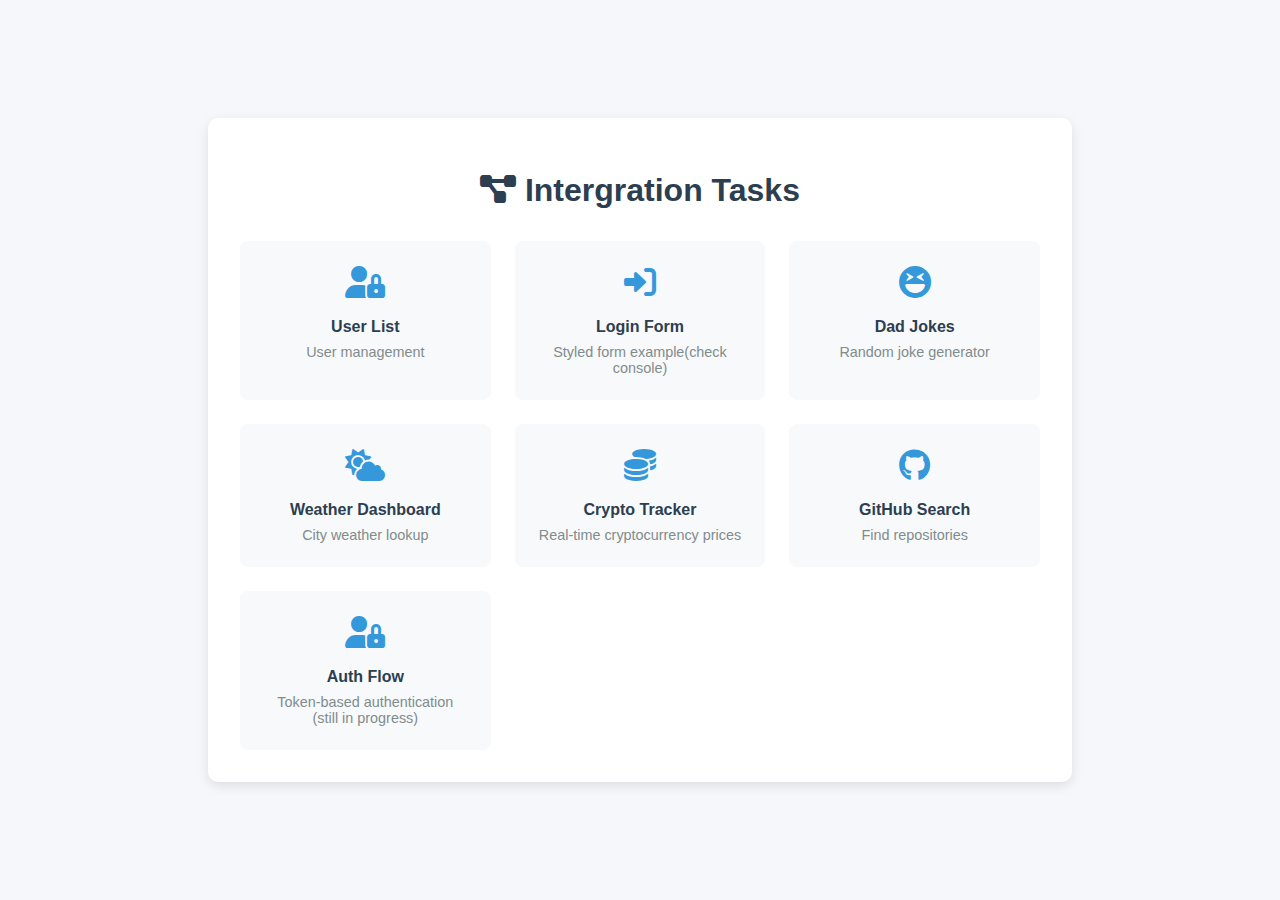
<file: index.html>
<!DOCTYPE html>
<html lang="en">
<head>
    <meta charset="UTF-8">
    <meta name="viewport" content="width=device-width, initial-scale=1.0">
    <title>API Projects Hub</title>
    <link rel="stylesheet" href="https://cdnjs.cloudflare.com/ajax/libs/font-awesome/6.0.0/css/all.min.css">
    <style>
        body {
            font-family: 'Segoe UI', Tahoma, Geneva, Verdana, sans-serif;
            background-color: #f5f7fa;
            margin: 0;
            padding: 0;
            display: flex;
            justify-content: center;
            align-items: center;
            min-height: 100vh;
        }
        .container {
            background-color: white;
            border-radius: 10px;
            box-shadow: 0 4px 12px rgba(0, 0, 0, 0.1);
            padding: 2rem;
            width: 90%;
            max-width: 800px;
            text-align: center;
        }
        h1 {
            color: #2c3e50;
            margin-bottom: 2rem;
        }
        .projects-grid {
            display: grid;
            grid-template-columns: repeat(auto-fill, minmax(200px, 1fr));
            gap: 1.5rem;
        }
        .project-card {
            background-color: #f8f9fa;
            border-radius: 8px;
            padding: 1.5rem;
            transition: all 0.3s ease;
            cursor: pointer;
            text-decoration: none;
            color: #2c3e50;
        }
        .project-card:hover {
            transform: translateY(-5px);
            box-shadow: 0 6px 16px rgba(0, 0, 0, 0.1);
            background-color: #e9ecef;
        }
        .project-icon {
            font-size: 2rem;
            margin-bottom: 1rem;
            color: #3498db;
        }
        .project-title {
            font-weight: 600;
            margin-bottom: 0.5rem;
        }
        .project-desc {
            font-size: 0.9rem;
            color: #7f8c8d;
        }
        @media (max-width: 600px) {
            .projects-grid {
                grid-template-columns: 1fr;
            }
        }
    </style>
</head>
<body>
    <div class="container">
        <h1><i class="fas fa-project-diagram"></i> Intergration Tasks</h1>
        <div class="projects-grid">
            
             <a href="userlist.html" class="project-card">
                <div class="project-icon"><i class="fas fa-user-lock"></i></div>
                <div class="project-title">User List</div>
                <div class="project-desc">User management</div>
            </a>
            <a href="loginform.html" class="project-card">
                <div class="project-icon"><i class="fas fa-sign-in-alt"></i></div>
                <div class="project-title">Login Form</div>
                <div class="project-desc">Styled form example(check console)</div>
            </a>
             <a href="dagjokes.html" class="project-card">
                <div class="project-icon"><i class="fas fa-laugh-squint"></i></div>
                <div class="project-title">Dad Jokes</div>
                <div class="project-desc">Random joke generator</div>
            </a>
             <a href="weatherdashboard.html" class="project-card">
                <div class="project-icon"><i class="fas fa-cloud-sun"></i></div>
                <div class="project-title">Weather Dashboard</div>
                <div class="project-desc">City weather lookup</div>
            
            </a>
            <a href="cryptotracker.html" class="project-card">
                <div class="project-icon"><i class="fas fa-coins"></i></div>
                <div class="project-title">Crypto Tracker</div>
                <div class="project-desc">Real-time cryptocurrency prices</div>
            </a>
           
            <a href="githubreposearch.html" class="project-card">
                <div class="project-icon"><i class="fab fa-github"></i></div>
                <div class="project-title">GitHub Search</div>
                <div class="project-desc">Find repositories</div>
            </a>
            
           
            <a href="authflow.html" class="project-card">
                <div class="project-icon"><i class="fas fa-user-lock"></i></div>
                <div class="project-title">Auth Flow</div>
                <div class="project-desc">Token-based authentication (still in progress) </div>
            </a>
        </div>
    </div>
</body>
</html>
</file>
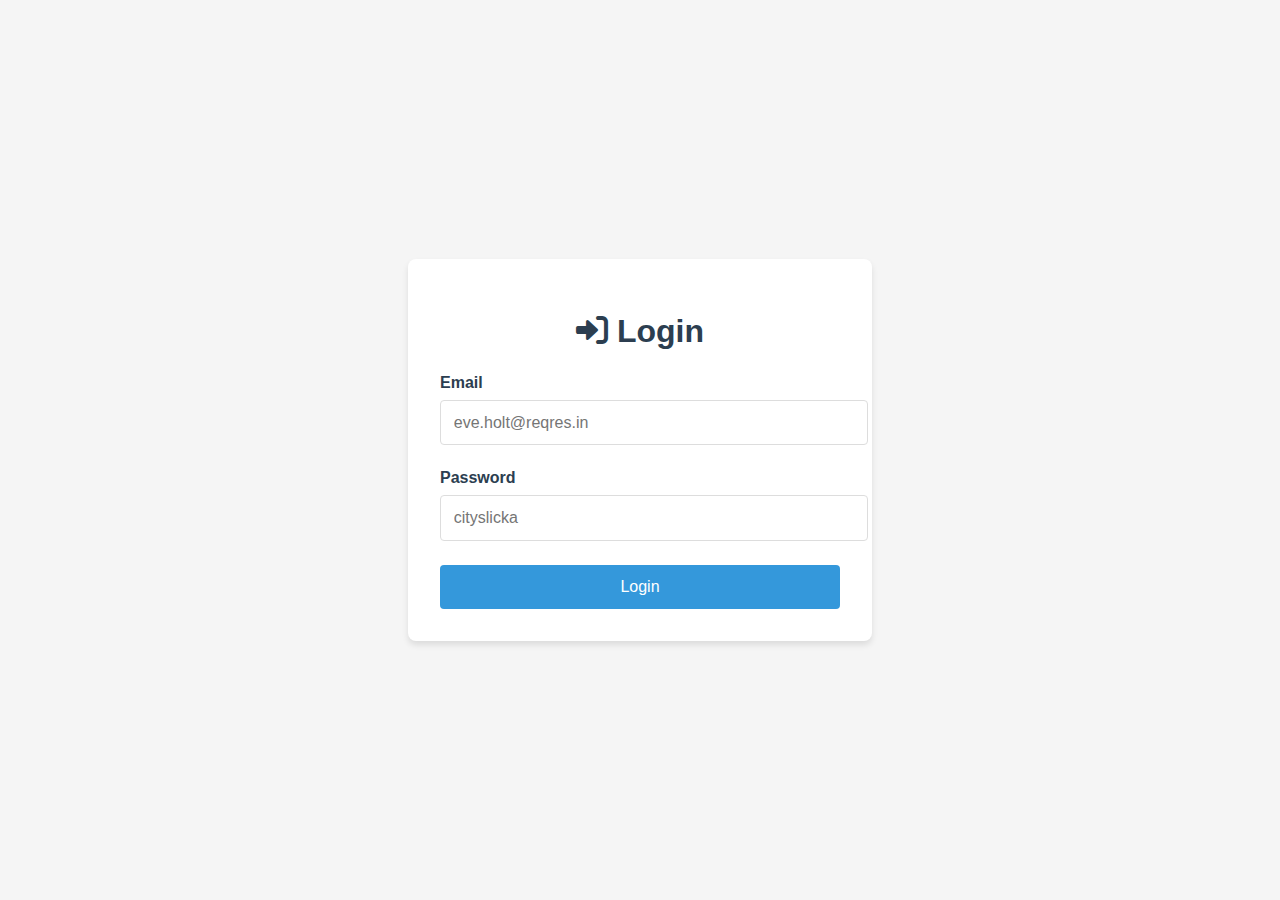
<file: authflow.html>
<!DOCTYPE html>
<html lang="en">
<head>
    <meta charset="UTF-8">
    <meta name="viewport" content="width=device-width, initial-scale=1.0">
    <title>Login System</title>
    <link rel="stylesheet" href="https://cdnjs.cloudflare.com/ajax/libs/font-awesome/6.0.0/css/all.min.css">
    <style>
        body {
            font-family: 'Segoe UI', Tahoma, Geneva, Verdana, sans-serif;
            background-color: #f5f5f5;
            display: flex;
            justify-content: center;
            align-items: center;
            height: 100vh;
            margin: 0;
        }
        .container {
            background: white;
            padding: 2rem;
            border-radius: 8px;
            box-shadow: 0 4px 6px rgba(0, 0, 0, 0.1);
            width: 100%;
            max-width: 400px;
        }
        h1 {
            color: #2c3e50;
            text-align: center;
            margin-bottom: 1.5rem;
        }
        .form-group {
            margin-bottom: 1.5rem;
        }
        label {
            display: block;
            margin-bottom: 0.5rem;
            font-weight: 600;
            color: #2c3e50;
        }
        input {
            width: 100%;
            padding: 0.8rem;
            border: 1px solid #ddd;
            border-radius: 4px;
            font-size: 1rem;
        }
        button {
            width: 100%;
            padding: 0.8rem;
            background-color: #3498db;
            color: white;
            border: none;
            border-radius: 4px;
            font-size: 1rem;
            cursor: pointer;
            transition: background-color 0.3s;
        }
        button:hover {
            background-color: #2980b9;
        }
        #protectedContent {
            display: none;
            margin-top: 1.5rem;
        }
        #tokenDisplay {
            word-break: break-all;
            background: #f8f9fa;
            padding: 1rem;
            border-radius: 4px;
            font-family: monospace;
        }
    </style>
</head>
<body>
    <div class="container">
        <div id="loginForm">
            <h1><i class="fas fa-sign-in-alt"></i> Login</h1>
            <div class="form-group">
                <label for="email">Email</label>
                <input type="email" id="email" placeholder="eve.holt@reqres.in">
            </div>
            <div class="form-group">
                <label for="password">Password</label>
                <input type="password" id="password" placeholder="cityslicka">
            </div>
            <button id="loginBtn">Login</button>
        </div>
        <div id="protectedContent">
            <h1><i class="fas fa-lock-open"></i> Welcome!</h1>
            <p>Your authentication token:</p>
            <div id="tokenDisplay"></div>
            <button id="logoutBtn" style="margin-top: 1rem;">Logout</button>
        </div>
    </div>
    <script>
        document.getElementById('loginBtn').addEventListener('click', login);
document.getElementById('logoutBtn').addEventListener('click', logout);

// Check for existing token on page load
document.addEventListener('DOMContentLoaded', () => {
    const token = localStorage.getItem('authToken');
    if (token) {
        showProtectedContent(token);
    }
});

async function login() {
    const email = document.getElementById('email').value;
    const password = document.getElementById('password').value;
    
    if (!email || !password) {
        alert('Please enter both email and password');
        return;
    }

    try {
        const response = await fetch('https://reqres.in/api/login', {
            method: 'POST',
            headers: {
                'Content-Type': 'application/json'
            },
            body: JSON.stringify({
                email: email,
                password: password
            })
        });

        if (!response.ok) {
            throw new Error('Login failed');
        }

        const data = await response.json();
        localStorage.setItem('authToken', data.token);
        showProtectedContent(data.token);
    } catch (error) {
        alert('Error: ' + error.message);
        console.error('Login error:', error);
    }
}

function showProtectedContent(token) {
    document.getElementById('loginForm').style.display = 'none';
    document.getElementById('protectedContent').style.display = 'block';
    document.getElementById('tokenDisplay').textContent = token;
}

function logout() {
    localStorage.removeItem('authToken');
    document.getElementById('loginForm').style.display = 'block';
    document.getElementById('protectedContent').style.display = 'none';
    document.getElementById('email').value = '';
    document.getElementById('password').value = '';
}
    </script>
</body>
</html>
</file>
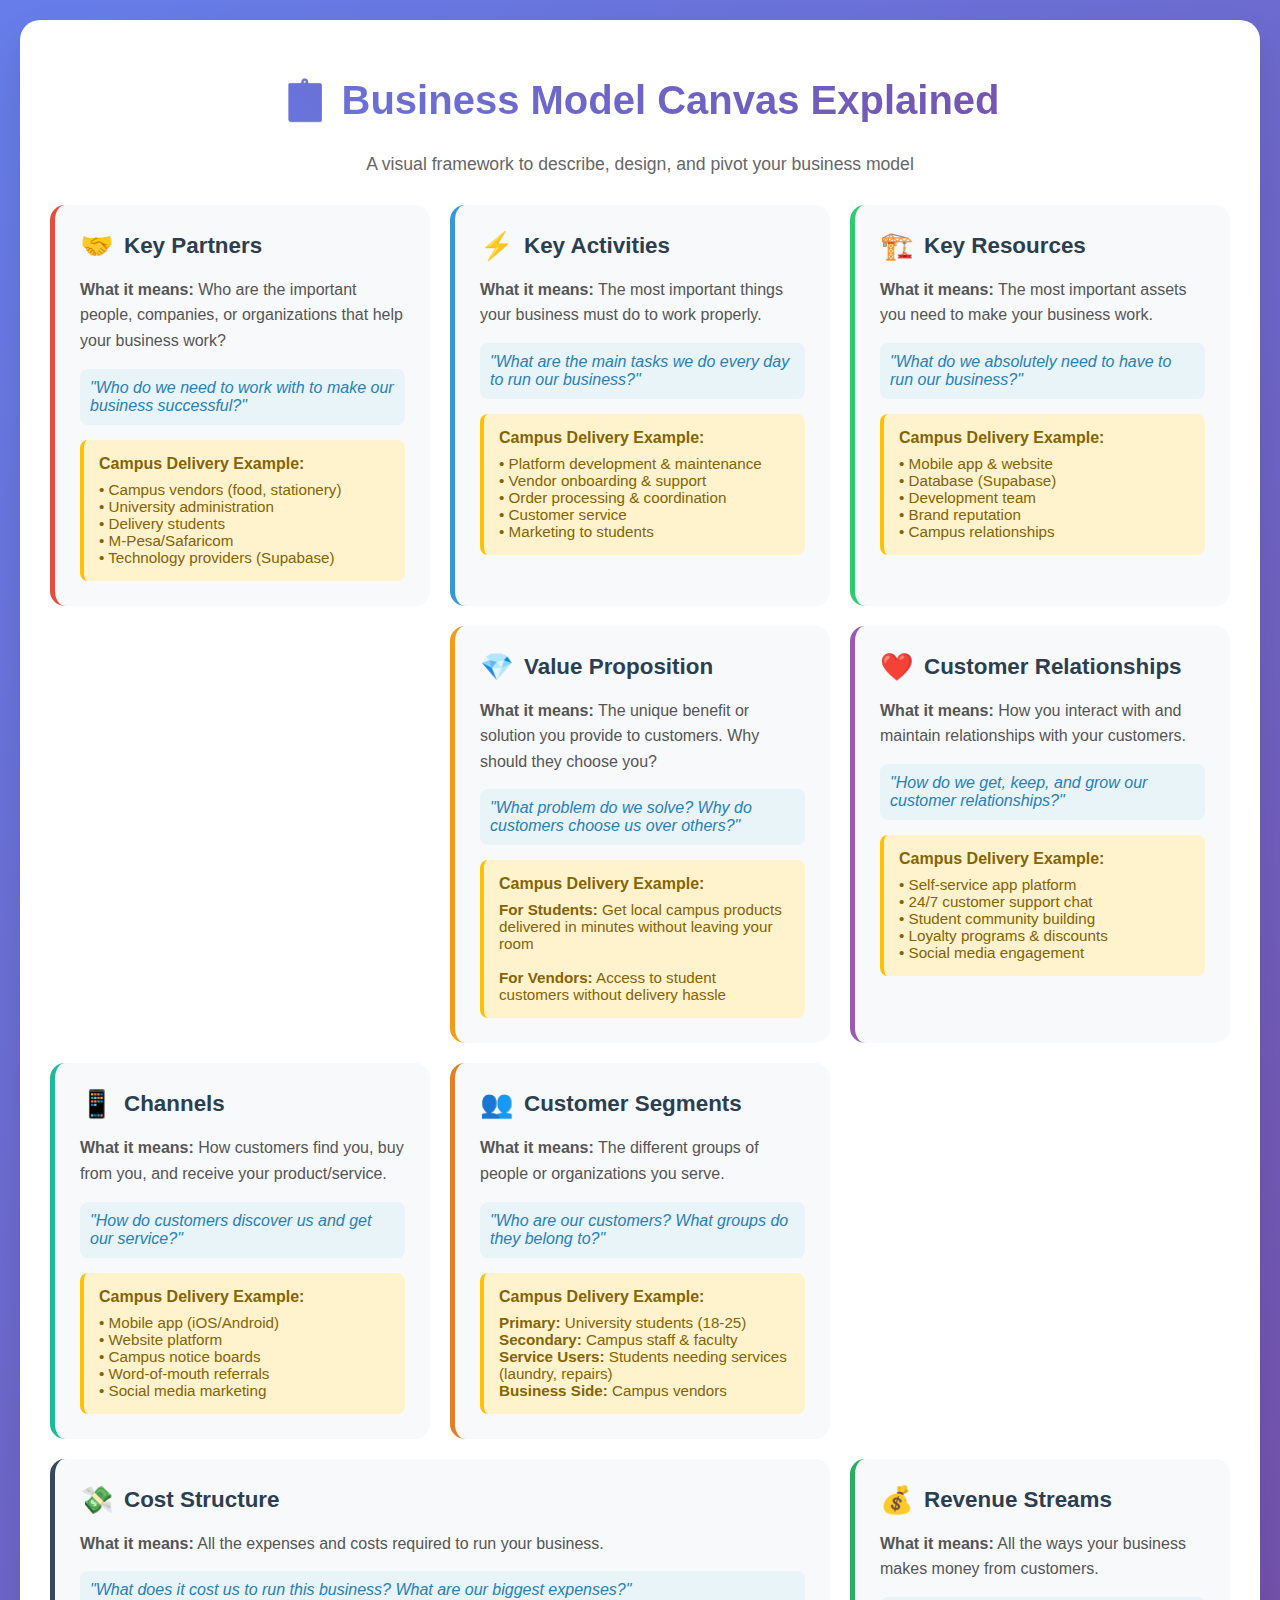
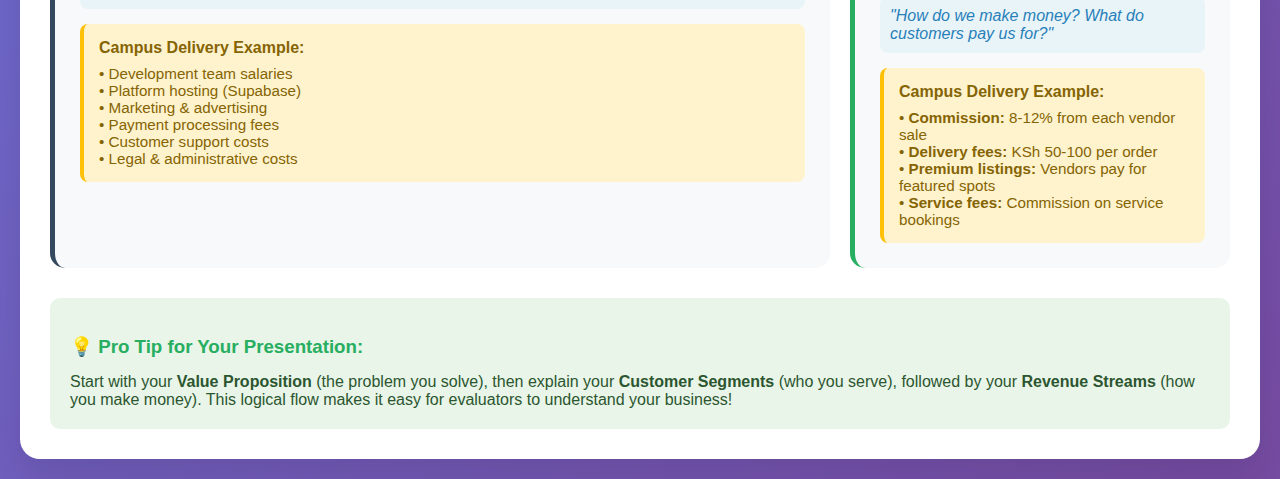
<file: business.html>
<!DOCTYPE html>
<html lang="en">
<head>
    <meta charset="UTF-8">
    <meta name="viewport" content="width=device-width, initial-scale=1.0">
    <title>Business Model Canvas Guide</title>
    <style>
        body {
            font-family: 'Segoe UI', Tahoma, Geneva, Verdana, sans-serif;
            margin: 0;
            padding: 20px;
            background: linear-gradient(135deg, #667eea 0%, #764ba2 100%);
            min-height: 100vh;
        }
        .container {
            max-width: 1200px;
            margin: 0 auto;
            background: white;
            border-radius: 20px;
            padding: 30px;
            box-shadow: 0 20px 40px rgba(0,0,0,0.1);
        }
        h1 {
            text-align: center;
            color: #2c3e50;
            margin-bottom: 30px;
            font-size: 2.5em;
            background: linear-gradient(45deg, #667eea, #764ba2);
            -webkit-background-clip: text;
            -webkit-text-fill-color: transparent;
        }
        .canvas-grid {
            display: grid;
            grid-template-columns: 1fr 1fr 1fr;
            grid-template-rows: auto auto auto;
            gap: 20px;
            margin: 30px 0;
        }
        .canvas-section {
            background: #f8f9fa;
            border-radius: 15px;
            padding: 25px;
            border-left: 5px solid;
            transition: transform 0.3s ease;
        }
        .canvas-section:hover {
            transform: translateY(-5px);
            box-shadow: 0 10px 20px rgba(0,0,0,0.1);
        }
        .section-title {
            font-size: 1.4em;
            font-weight: bold;
            color: #2c3e50;
            margin-bottom: 15px;
            display: flex;
            align-items: center;
            gap: 10px;
        }
        .section-explanation {
            color: #555;
            line-height: 1.6;
            margin-bottom: 15px;
        }
        .question {
            background: #e8f4f8;
            padding: 10px;
            border-radius: 8px;
            font-style: italic;
            color: #2980b9;
            margin-bottom: 15px;
        }
        .campus-example {
            background: #fff3cd;
            padding: 15px;
            border-radius: 8px;
            border-left: 4px solid #ffc107;
        }
        .example-title {
            font-weight: bold;
            color: #856404;
            margin-bottom: 8px;
        }
        .example-content {
            color: #856404;
            font-size: 0.95em;
        }
        
        /* Color coding for different sections */
        .key-partners { border-left-color: #e74c3c; }
        .key-activities { border-left-color: #3498db; }
        .key-resources { border-left-color: #2ecc71; }
        .value-proposition { border-left-color: #f39c12; grid-column: 2; }
        .customer-relationships { border-left-color: #9b59b6; }
        .channels { border-left-color: #1abc9c; }
        .customer-segments { border-left-color: #e67e22; }
        .cost-structure { border-left-color: #34495e; grid-column: 1 / 3; }
        .revenue-streams { border-left-color: #27ae60; grid-column: 3; }
        
        .icon {
            font-size: 1.2em;
        }
        
        @media (max-width: 768px) {
            .canvas-grid {
                grid-template-columns: 1fr;
                gap: 15px;
            }
            .cost-structure, .revenue-streams {
                grid-column: 1;
            }
        }
    </style>
</head>
<body>
    <div class="container">
        <h1>📋 Business Model Canvas Explained</h1>
        <p style="text-align: center; color: #666; font-size: 1.1em; margin-bottom: 30px;">
            A visual framework to describe, design, and pivot your business model
        </p>
        
        <div class="canvas-grid">
            <!-- Key Partners -->
            <div class="canvas-section key-partners">
                <div class="section-title">
                    <span class="icon">🤝</span>
                    Key Partners
                </div>
                <div class="section-explanation">
                    <strong>What it means:</strong> Who are the important people, companies, or organizations that help your business work?
                </div>
                <div class="question">
                    "Who do we need to work with to make our business successful?"
                </div>
                <div class="campus-example">
                    <div class="example-title">Campus Delivery Example:</div>
                    <div class="example-content">
                        • Campus vendors (food, stationery)<br>
                        • University administration<br>
                        • Delivery students<br>
                        • M-Pesa/Safaricom<br>
                        • Technology providers (Supabase)
                    </div>
                </div>
            </div>
            
            <!-- Key Activities -->
            <div class="canvas-section key-activities">
                <div class="section-title">
                    <span class="icon">⚡</span>
                    Key Activities
                </div>
                <div class="section-explanation">
                    <strong>What it means:</strong> The most important things your business must do to work properly.
                </div>
                <div class="question">
                    "What are the main tasks we do every day to run our business?"
                </div>
                <div class="campus-example">
                    <div class="example-title">Campus Delivery Example:</div>
                    <div class="example-content">
                        • Platform development & maintenance<br>
                        • Vendor onboarding & support<br>
                        • Order processing & coordination<br>
                        • Customer service<br>
                        • Marketing to students
                    </div>
                </div>
            </div>
            
            <!-- Key Resources -->
            <div class="canvas-section key-resources">
                <div class="section-title">
                    <span class="icon">🏗️</span>
                    Key Resources
                </div>
                <div class="section-explanation">
                    <strong>What it means:</strong> The most important assets you need to make your business work.
                </div>
                <div class="question">
                    "What do we absolutely need to have to run our business?"
                </div>
                <div class="campus-example">
                    <div class="example-title">Campus Delivery Example:</div>
                    <div class="example-content">
                        • Mobile app & website<br>
                        • Database (Supabase)<br>
                        • Development team<br>
                        • Brand reputation<br>
                        • Campus relationships
                    </div>
                </div>
            </div>
            
            <!-- Value Proposition -->
            <div class="canvas-section value-proposition">
                <div class="section-title">
                    <span class="icon">💎</span>
                    Value Proposition
                </div>
                <div class="section-explanation">
                    <strong>What it means:</strong> The unique benefit or solution you provide to customers. Why should they choose you?
                </div>
                <div class="question">
                    "What problem do we solve? Why do customers choose us over others?"
                </div>
                <div class="campus-example">
                    <div class="example-title">Campus Delivery Example:</div>
                    <div class="example-content">
                        <strong>For Students:</strong> Get local campus products delivered in minutes without leaving your room<br><br>
                        <strong>For Vendors:</strong> Access to student customers without delivery hassle
                    </div>
                </div>
            </div>
            
            <!-- Customer Relationships -->
            <div class="canvas-section customer-relationships">
                <div class="section-title">
                    <span class="icon">❤️</span>
                    Customer Relationships
                </div>
                <div class="section-explanation">
                    <strong>What it means:</strong> How you interact with and maintain relationships with your customers.
                </div>
                <div class="question">
                    "How do we get, keep, and grow our customer relationships?"
                </div>
                <div class="campus-example">
                    <div class="example-title">Campus Delivery Example:</div>
                    <div class="example-content">
                        • Self-service app platform<br>
                        • 24/7 customer support chat<br>
                        • Student community building<br>
                        • Loyalty programs & discounts<br>
                        • Social media engagement
                    </div>
                </div>
            </div>
            
            <!-- Channels -->
            <div class="canvas-section channels">
                <div class="section-title">
                    <span class="icon">📱</span>
                    Channels
                </div>
                <div class="section-explanation">
                    <strong>What it means:</strong> How customers find you, buy from you, and receive your product/service.
                </div>
                <div class="question">
                    "How do customers discover us and get our service?"
                </div>
                <div class="campus-example">
                    <div class="example-title">Campus Delivery Example:</div>
                    <div class="example-content">
                        • Mobile app (iOS/Android)<br>
                        • Website platform<br>
                        • Campus notice boards<br>
                        • Word-of-mouth referrals<br>
                        • Social media marketing
                    </div>
                </div>
            </div>
            
            <!-- Customer Segments -->
            <div class="canvas-section customer-segments">
                <div class="section-title">
                    <span class="icon">👥</span>
                    Customer Segments
                </div>
                <div class="section-explanation">
                    <strong>What it means:</strong> The different groups of people or organizations you serve.
                </div>
                <div class="question">
                    "Who are our customers? What groups do they belong to?"
                </div>
                <div class="campus-example">
                    <div class="example-title">Campus Delivery Example:</div>
                    <div class="example-content">
                        <strong>Primary:</strong> University students (18-25)<br>
                        <strong>Secondary:</strong> Campus staff & faculty<br>
                        <strong>Service Users:</strong> Students needing services (laundry, repairs)<br>
                        <strong>Business Side:</strong> Campus vendors
                    </div>
                </div>
            </div>
            
            <!-- Cost Structure -->
            <div class="canvas-section cost-structure">
                <div class="section-title">
                    <span class="icon">💸</span>
                    Cost Structure
                </div>
                <div class="section-explanation">
                    <strong>What it means:</strong> All the expenses and costs required to run your business.
                </div>
                <div class="question">
                    "What does it cost us to run this business? What are our biggest expenses?"
                </div>
                <div class="campus-example">
                    <div class="example-title">Campus Delivery Example:</div>
                    <div class="example-content">
                        • Development team salaries<br>
                        • Platform hosting (Supabase)<br>
                        • Marketing & advertising<br>
                        • Payment processing fees<br>
                        • Customer support costs<br>
                        • Legal & administrative costs
                    </div>
                </div>
            </div>
            
            <!-- Revenue Streams -->
            <div class="canvas-section revenue-streams">
                <div class="section-title">
                    <span class="icon">💰</span>
                    Revenue Streams
                </div>
                <div class="section-explanation">
                    <strong>What it means:</strong> All the ways your business makes money from customers.
                </div>
                <div class="question">
                    "How do we make money? What do customers pay us for?"
                </div>
                <div class="campus-example">
                    <div class="example-title">Campus Delivery Example:</div>
                    <div class="example-content">
                        • <strong>Commission:</strong> 8-12% from each vendor sale<br>
                        • <strong>Delivery fees:</strong> KSh 50-100 per order<br>
                        • <strong>Premium listings:</strong> Vendors pay for featured spots<br>
                        • <strong>Service fees:</strong> Commission on service bookings
                    </div>
                </div>
            </div>
        </div>
        
        <div style="background: #e8f5e8; padding: 20px; border-radius: 10px; margin-top: 30px;">
            <h3 style="color: #27ae60; margin-bottom: 15px;">💡 Pro Tip for Your Presentation:</h3>
            <p style="color: #2c5530; margin: 0;">
                Start with your <strong>Value Proposition</strong> (the problem you solve), then explain your <strong>Customer Segments</strong> (who you serve), 
                followed by your <strong>Revenue Streams</strong> (how you make money). This logical flow makes it easy for evaluators to understand your business!
            </p>
        </div>
    </div>
</body>
</html>
</file>
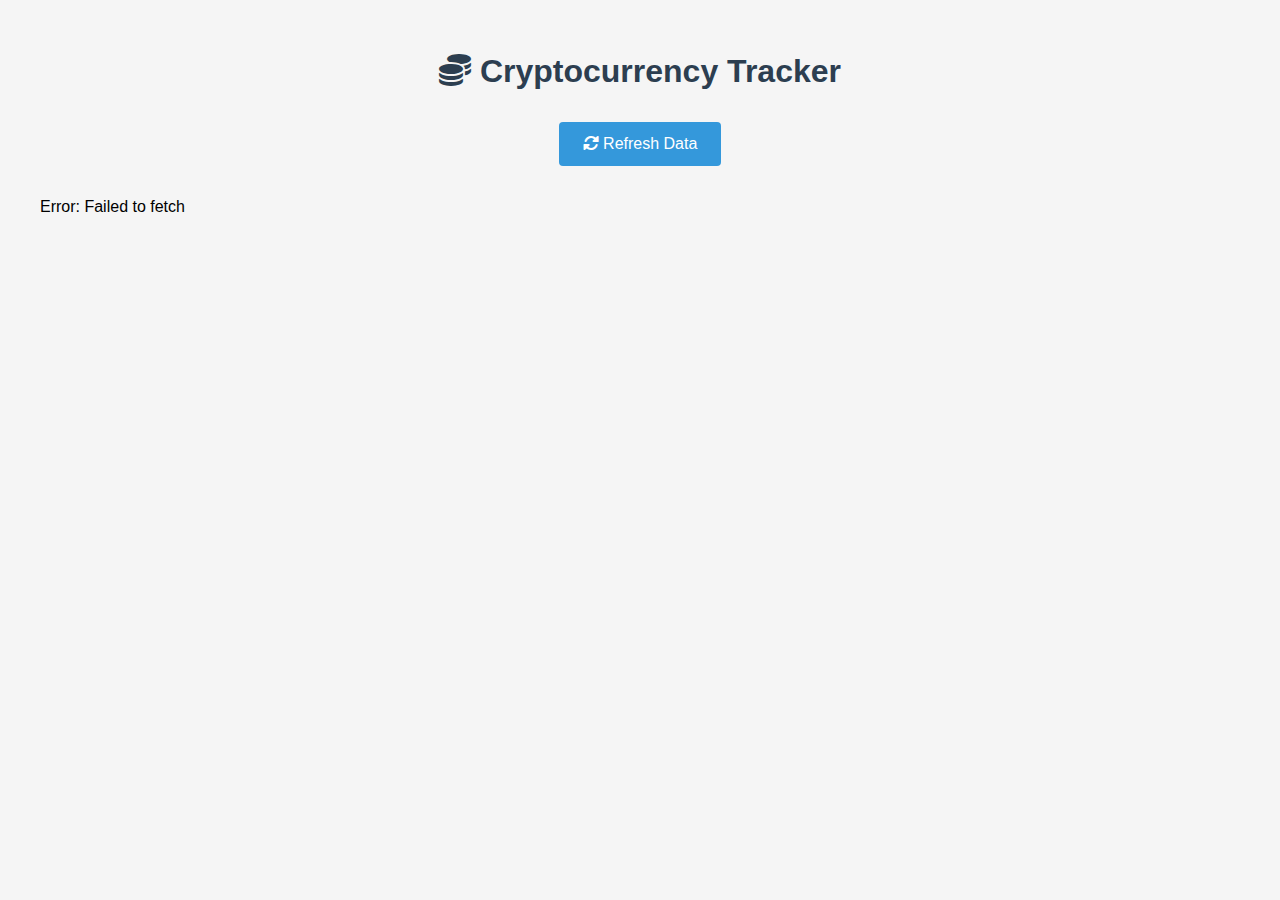
<file: cryptotracker.html>
<!DOCTYPE html>
<html lang="en">
<head>
    <meta charset="UTF-8">
    <meta name="viewport" content="width=device-width, initial-scale=1.0">
    <title>Crypto Tracker</title>
    <link rel="stylesheet" href="https://cdnjs.cloudflare.com/ajax/libs/font-awesome/6.0.0/css/all.min.css">
    <style>
        body {
            font-family: 'Segoe UI', Tahoma, Geneva, Verdana, sans-serif;
            background-color: #f5f5f5;
            margin: 0;
            padding: 0;
        }
        .container {
            max-width: 1200px;
            margin: 0 auto;
            padding: 2rem;
        }
        h1 {
            color: #2c3e50;
            text-align: center;
            margin-bottom: 2rem;
        }
        .crypto-grid {
            display: grid;
            grid-template-columns: repeat(auto-fill, minmax(300px, 1fr));
            gap: 1.5rem;
        }
        .crypto-card {
            background: white;
            border-radius: 8px;
            padding: 1.5rem;
            box-shadow: 0 4px 6px rgba(0, 0, 0, 0.1);
            transition: transform 0.3s;
        }
        .crypto-card:hover {
            transform: translateY(-5px);
        }
        .crypto-header {
            display: flex;
            align-items: center;
            margin-bottom: 1rem;
        }
        .crypto-icon {
            width: 40px;
            height: 40px;
            margin-right: 1rem;
        }
        .crypto-name {
            font-weight: 600;
            font-size: 1.2rem;
            color: #2c3e50;
        }
        .crypto-symbol {
            color: #7f8c8d;
            text-transform: uppercase;
        }
        .crypto-price {
            font-size: 1.5rem;
            font-weight: bold;
            margin: 0.5rem 0;
        }
        .price-change {
            display: inline-block;
            padding: 0.2rem 0.5rem;
            border-radius: 4px;
            font-weight: 600;
        }
        .positive {
            background-color: rgba(0, 200, 83, 0.1);
            color: #00c853;
        }
        .negative {
            background-color: rgba(255, 53, 71, 0.1);
            color: #ff3547;
        }
        .crypto-stats {
            display: flex;
            justify-content: space-between;
            margin-top: 1rem;
            font-size: 0.9rem;
        }
        .stat-label {
            color: #7f8c8d;
        }
        .stat-value {
            font-weight: 600;
        }
        .loading {
            text-align: center;
            padding: 2rem;
            font-size: 1.2rem;
            color: #7f8c8d;
        }
        .refresh-btn {
            display: block;
            margin: 2rem auto;
            padding: 0.8rem 1.5rem;
            background-color: #3498db;
            color: white;
            border: none;
            border-radius: 4px;
            font-size: 1rem;
            cursor: pointer;
            transition: background-color 0.3s;
        }
        .refresh-btn:hover {
            background-color: #2980b9;
        }
        @media (max-width: 768px) {
            .crypto-grid {
                grid-template-columns: 1fr;
            }
        }
    </style>
</head>
<body>
    <div class="container">
        <h1><i class="fas fa-coins"></i> Cryptocurrency Tracker</h1>
        <button id="refreshBtn" class="refresh-btn">
            <i class="fas fa-sync-alt"></i> Refresh Data
        </button>
        <div id="cryptoContainer" class="crypto-grid">
            <div class="loading">
                <i class="fas fa-spinner fa-spin"></i> Loading cryptocurrency data...
            </div>
        </div>
    </div>
    <script>

        document.getElementById('refreshBtn').addEventListener('click', fetchCryptoData);

// Fetch data on page load
document.addEventListener('DOMContentLoaded', fetchCryptoData);

async function fetchCryptoData() {
    const container = document.getElementById('cryptoContainer');
    container.innerHTML = '<div class="loading"><i class="fas fa-spinner fa-spin"></i> Loading cryptocurrency data...</div>';
    
    try {
        const response = await fetch('https://api.coingecko.com/api/v3/coins/markets?vs_currency=usd&order=market_cap_desc&per_page=20&page=1&sparkline=false');
        
        if (!response.ok) {
            throw new Error('Failed to fetch data');
        }
        
        const data = await response.json();
        displayCryptoData(data);
    } catch (error) {
        container.innerHTML = `<div class="error">Error: ${error.message}</div>`;
        console.error('Error fetching crypto data:', error);
    }
}

function displayCryptoData(cryptos) {
    const container = document.getElementById('cryptoContainer');
    container.innerHTML = '';
    
    cryptos.forEach(crypto => {
        const priceChange = crypto.price_change_percentage_24h;
        const priceChangeClass = priceChange >= 0 ? 'positive' : 'negative';
        const priceChangeText = priceChange >= 0 ? `+${priceChange.toFixed(2)}%` : `${priceChange.toFixed(2)}%`;
        
        const card = document.createElement('div');
        card.className = 'crypto-card';
        card.innerHTML = `
            <div class="crypto-header">
                <img src="${crypto.image}" alt="${crypto.name}" class="crypto-icon">
                <div>
                    <div class="crypto-name">${crypto.name}</div>
                    <div class="crypto-symbol">${crypto.symbol}</div>
                </div>
            </div>
            <div class="crypto-price">$${crypto.current_price.toLocaleString()}</div>
            <span class="price-change ${priceChangeClass}">${priceChangeText}</span>
            <div class="crypto-stats">
                <div>
                    <div class="stat-label">Market Cap</div>
                    <div class="stat-value">$${crypto.market_cap.toLocaleString()}</div>
                </div>
                <div>
                    <div class="stat-label">24h Volume</div>
                    <div class="stat-value">$${crypto.total_volume.toLocaleString()}</div>
                </div>
            </div>
        `;
        
        container.appendChild(card);
    });
}
    </script>
</body>
</html>
</file>
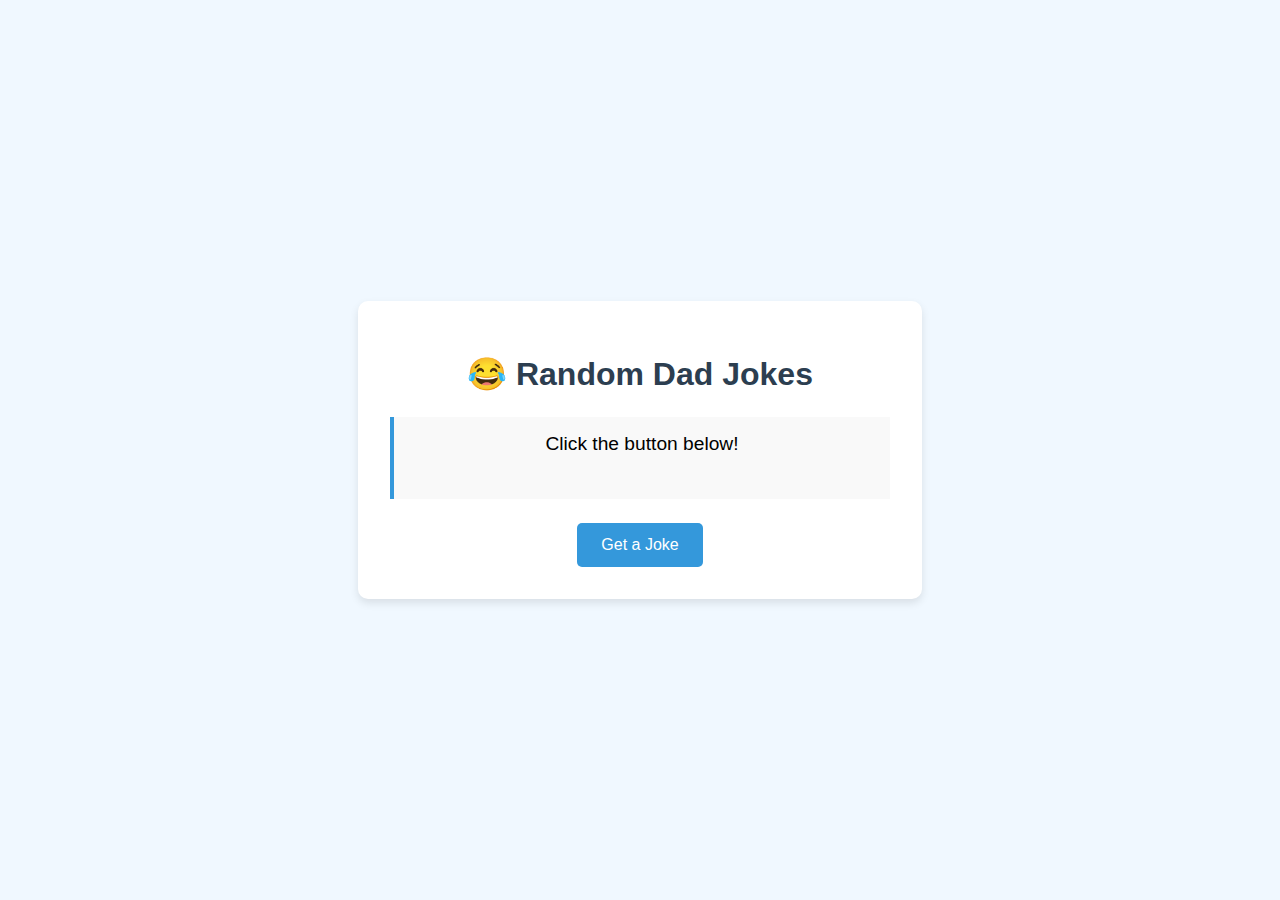
<file: dadjokes.html>
<!DOCTYPE html>
<html lang="en">
<head>
  <meta charset="UTF-8">
  <meta name="viewport" content="width=device-width, initial-scale=1.0">
  <title>Random Dad Jokes</title>
  <style>
    body {
  font-family: 'Segoe UI', Tahoma, Geneva, Verdana, sans-serif;
  background-color: #f0f8ff;
  display: flex;
  justify-content: center;
  align-items: center;
  height: 100vh;
  margin: 0;
  text-align: center;
}

.container {
  background: white;
  padding: 2rem;
  border-radius: 10px;
  box-shadow: 0 4px 8px rgba(0, 0, 0, 0.1);
  max-width: 500px;
  width: 90%;
}

h1 {
  color: #2c3e50;
}

.joke-box {
  margin: 1.5rem 0;
  padding: 1rem;
  background: #f9f9f9;
  border-left: 4px solid #3498db;
  font-size: 1.2rem;
  min-height: 50px;
}

.joke-btn {
  background-color: #3498db;
  color: white;
  border: none;
  padding: 0.8rem 1.5rem;
  font-size: 1rem;
  border-radius: 5px;
  cursor: pointer;
  transition: background-color 0.3s;
}

.joke-btn:hover {
  background-color: #2980b9;
}
  </style>
</head>
<body>
  <div class="container">
    <h1>😂 Random Dad Jokes</h1>
    <div id="joke" class="joke-box">Click the button below!</div>
    <button id="fetchJoke" class="joke-btn">Get a Joke</button>
  </div>
  <script>
document.getElementById('fetchJoke').addEventListener('click', fetchJoke);

// const apiKey = "reqres-free-v1" ;
const apiUrl = 'https://icanhazdadjoke.com/' ;

function fetchJoke() {
  const jokeElement = document.getElementById('joke');
  jokeElement.textContent = "Loading...";

 fetch(apiUrl , {
   headers: {
        // 'x-api-key': apiKey,
        'Accept': 'application/json'
      }
})
    .then(response => response.json())
    .then(data => {
      jokeElement.textContent = data.joke;
    })
    .catch(error => {
      jokeElement.textContent = "Failed to fetch a joke. Try again!";
      console.error("Error:", error);
    });
}
  </script>
</body>
</html>
</file>
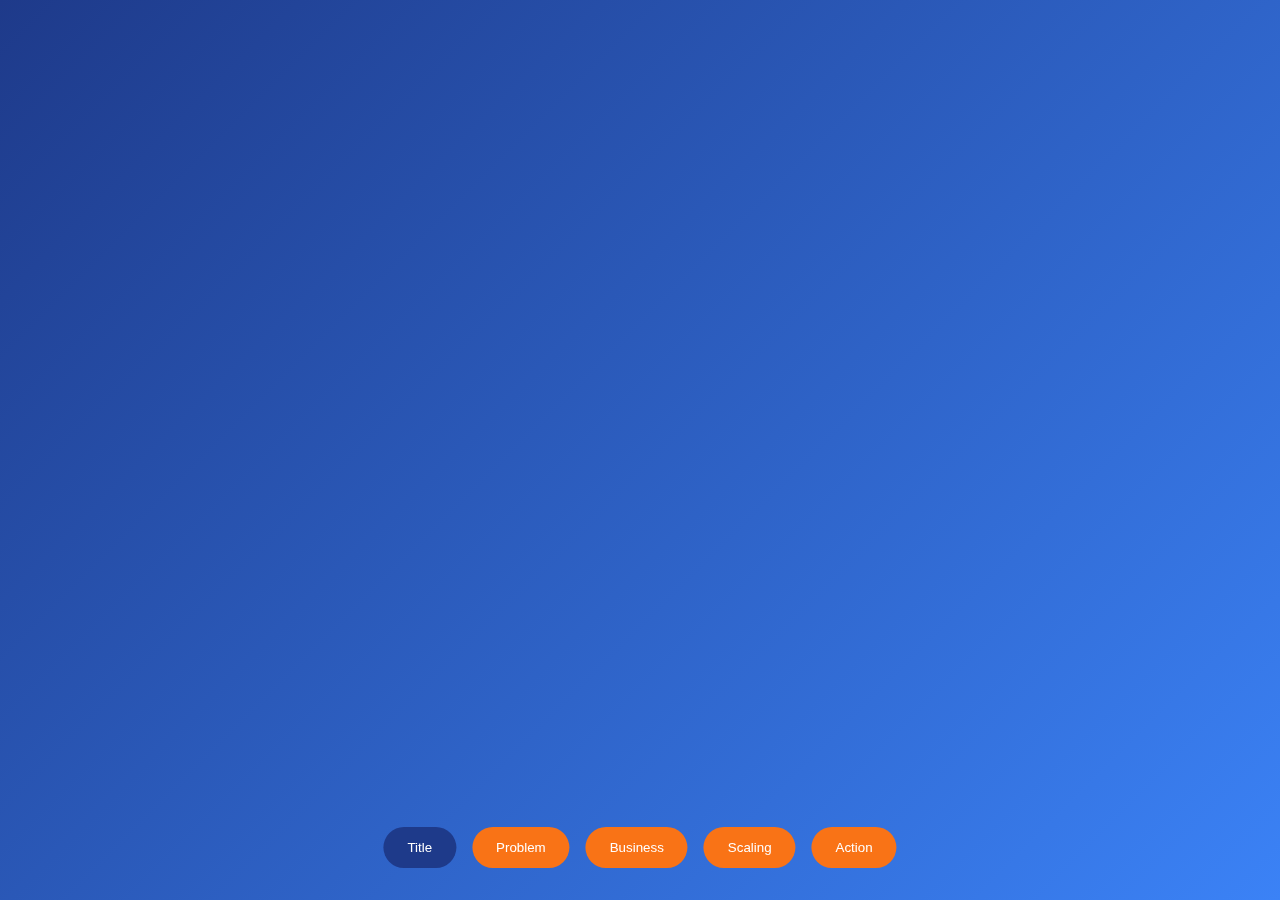
<file: dashboard.html>
<!DOCTYPE html>
<html lang="en">
<head>
    <meta charset="UTF-8">
    <meta name="viewport" content="width=device-width, initial-scale=1.0">
    <title>Campus Delivery System - 5-Minute Solutions</title>
    <style>
        * {
            margin: 0;
            padding: 0;
            box-sizing: border-box;
        }

        body {
            font-family: 'Segoe UI', Tahoma, Geneva, Verdana, sans-serif;
            line-height: 1.6;
            color: #374151;
            background: linear-gradient(135deg, #1e3a8a 0%, #3b82f6 100%);
        }

        .container {
            max-width: 1200px;
            margin: 0 auto;
            padding: 0 20px;
        }

        .slide-section {
            min-height: 100vh;
            display: flex;
            align-items: center;
            justify-content: center;
            padding: 2rem 0;
            position: relative;
        }

        .slide-content {
            background: white;
            border-radius: 20px;
            padding: 3rem;
            box-shadow: 0 25px 50px rgba(0,0,0,0.1);
            width: 100%;
            max-width: 900px;
            transform: translateY(20px);
            opacity: 0;
            animation: slideIn 0.6s ease-out forwards;
        }

        @keyframes slideIn {
            to {
                transform: translateY(0);
                opacity: 1;
            }
        }

        .slide-header {
            text-align: center;
            margin-bottom: 2rem;
        }

        .slide-title {
            font-size: 2.5rem;
            font-weight: 700;
            color: #1e3a8a;
            margin-bottom: 1rem;
            background: linear-gradient(45deg, #1e3a8a, #3b82f6);
            -webkit-background-clip: text;
            -webkit-text-fill-color: transparent;
            background-clip: text;
        }

        .slide-subtitle {
            font-size: 1.2rem;
            color: #f97316;
            font-weight: 500;
        }

        .split-layout {
            display: grid;
            grid-template-columns: 1fr 1fr;
            gap: 3rem;
            margin: 2rem 0;
        }

        .feature-card {
            background: #f8fafc;
            padding: 2rem;
            border-radius: 15px;
            border-left: 4px solid #f97316;
            transition: transform 0.3s ease, box-shadow 0.3s ease;
        }

        .feature-card:hover {
            transform: translateY(-5px);
            box-shadow: 0 15px 30px rgba(0,0,0,0.1);
        }

        .metric-grid {
            display: grid;
            grid-template-columns: repeat(auto-fit, minmax(200px, 1fr));
            gap: 1.5rem;
            margin: 2rem 0;
        }

        .metric-card {
            background: linear-gradient(135deg, #1e3a8a, #3b82f6);
            color: white;
            padding: 2rem;
            border-radius: 15px;
            text-align: center;
            transition: transform 0.3s ease;
        }

        .metric-card:hover {
            transform: scale(1.05);
        }

        .metric-number {
            font-size: 2.5rem;
            font-weight: 700;
            display: block;
            margin-bottom: 0.5rem;
        }

        .metric-label {
            font-size: 0.9rem;
            opacity: 0.9;
        }

        .timeline {
            position: relative;
            padding: 2rem 0;
        }

        .timeline::before {
            content: '';
            position: absolute;
            left: 50%;
            top: 0;
            bottom: 0;
            width: 2px;
            background: #f97316;
            transform: translateX(-50%);
        }

        .timeline-item {
            position: relative;
            margin: 2rem 0;
        }

        .timeline-item::before {
            content: '';
            position: absolute;
            left: 50%;
            top: 1rem;
            width: 12px;
            height: 12px;
            background: #f97316;
            border-radius: 50%;
            transform: translateX(-50%);
        }

        .timeline-content {
            background: white;
            padding: 1.5rem;
            border-radius: 10px;
            box-shadow: 0 5px 15px rgba(0,0,0,0.1);
            width: 45%;
            margin-left: 55%;
        }

        .timeline-item:nth-child(even) .timeline-content {
            margin-left: 0;
        }

        .nav-buttons {
            position: fixed;
            bottom: 2rem;
            left: 50%;
            transform: translateX(-50%);
            display: flex;
            gap: 1rem;
            z-index: 1000;
        }

        .nav-btn {
            background: #f97316;
            color: white;
            border: none;
            padding: 0.8rem 1.5rem;
            border-radius: 25px;
            cursor: pointer;
            font-weight: 500;
            transition: all 0.3s ease;
        }

        .nav-btn:hover {
            background: #ea580c;
            transform: translateY(-2px);
        }

        .nav-btn.active {
            background: #1e3a8a;
        }

        .qr-section {
            text-align: center;
            margin: 2rem 0;
        }

        .qr-placeholder {
            width: 200px;
            height: 200px;
            background: #f3f4f6;
            border: 2px dashed #9ca3af;
            margin: 0 auto 1rem;
            display: flex;
            align-items: center;
            justify-content: center;
            font-size: 0.9rem;
            color: #6b7280;
            border-radius: 10px;
        }

        .cta-buttons {
            display: flex;
            gap: 1rem;
            justify-content: center;
            margin: 2rem 0;
        }

        .cta-btn {
            background: #f97316;
            color: white;
            padding: 1rem 2rem;
            border-radius: 25px;
            text-decoration: none;
            font-weight: 500;
            transition: all 0.3s ease;
            display: flex;
            align-items: center;
            gap: 0.5rem;
        }

        .cta-btn:hover {
            background: #ea580c;
            transform: translateY(-2px);
        }

        .bullet-points {
            list-style: none;
            padding: 0;
        }

        .bullet-points li {
            background: #f8fafc;
            padding: 1rem;
            margin: 0.5rem 0;
            border-left: 4px solid #f97316;
            border-radius: 5px;
            font-weight: 500;
        }

        .speaker-notes {
            background: #fef3c7;
            border: 1px solid #f59e0b;
            padding: 1.5rem;
            border-radius: 10px;
            margin: 2rem 0;
        }

        .speaker-notes h4 {
            color: #92400e;
            margin-bottom: 1rem;
        }

        .speaker-notes p {
            margin-bottom: 0.5rem;
            font-style: italic;
        }

        @media (max-width: 768px) {
            .split-layout {
                grid-template-columns: 1fr;
                gap: 2rem;
            }
            
            .slide-content {
                padding: 2rem;
            }
            
            .slide-title {
                font-size: 2rem;
            }
            
            .timeline-content {
                width: 100%;
                margin-left: 0 !important;
            }
            
            .timeline::before {
                left: 20px;
            }
            
            .timeline-item::before {
                left: 20px;
            }
            
            .cta-buttons {
                flex-direction: column;
                align-items: center;
            }
        }
    </style>
</head>
<body>
    <!-- Slide 0: Title -->
    <section class="slide-section" id="slide-0">
        <div class="container">
            <div class="slide-content">
                <div class="slide-header">
                    <h1 class="slide-title">Campus Delivery System</h1>
                    <p class="slide-subtitle">5-Minute Solutions for Student Life</p>
                    <p style="margin-top: 1rem; font-size: 1.1rem; color: #6b7280;">
                        Saving 26+ Hours Weekly | Partnering with Local Vendors
                    </p>
                </div>
                
                <div class="metric-grid">
                    <div class="metric-card">
                        <span class="metric-number">5</span>
                        <span class="metric-label">Minute Delivery</span>
                    </div>
                    <div class="metric-card">
                        <span class="metric-number">26+</span>
                        <span class="metric-label">Hours Saved Weekly</span>
                    </div>
                    <div class="metric-card">
                        <span class="metric-number">500K+</span>
                        <span class="metric-label">Students in Kenya</span>
                    </div>
                </div>

                <div class="speaker-notes">
                    <h4>Speaker Notes:</h4>
                    <p>"Today, we'll show how we're transforming campus logistics—from 3-hour waits to 5-minute deliveries."</p>
                </div>
            </div>
        </div>
    </section>

    <!-- Slide 1: Problem, Tech & Competitive Edge -->
    <section class="slide-section" id="slide-1">
        <div class="container">
            <div class="slide-content">
                <div class="slide-header">
                    <h2 class="slide-title">Problem, Tech & Competitive Edge</h2>
                </div>
                
                <div class="split-layout">
                    <div class="feature-card">
                        <h3 style="color: #1e3a8a; margin-bottom: 1rem;">The Problem</h3>
                        <ul class="bullet-points">
                            <li>3h50m/day wasted → 5-minute delivery</li>
                            <li>Long cafeteria queues</li>
                            <li>Inefficient campus logistics</li>
                        </ul>
                    </div>
                    
                    <div class="feature-card">
                        <h3 style="color: #1e3a8a; margin-bottom: 1rem;">Our Solution</h3>
                        <ul class="bullet-points">
                            <li>Tech Stack: React Native + Supabase + M-Pesa</li>
                            <li>Beats Uber Eats: 5 mins vs. 30 mins</li>
                            <li>Cost: KSh 50 vs. KSh 200</li>
                        </ul>
                    </div>
                </div>

                <div class="speaker-notes">
                    <h4>Speaker Notes:</h4>
                    <p><strong>Project Overview:</strong> "Picture Sarah, a student losing 3h50m daily just getting food, laundry, and supplies. Our Campus Delivery System cuts this to 5 minutes. We've already helped vendors increase revenue by 40%—imagine scaling this to all 500K+ students in Kenya."</p>
                    <p><strong>Technical Architecture:</strong> "Here's how it works: Students order via our React Native app → orders hit Supabase in real-time → vendors accept via WhatsApp or dashboard → M-Pesa processes payments → delivery tracking updates instantly. All with 99.5% uptime."</p>
                    <p><strong>Competitive Advantage:</strong> "Why can't Uber Eats beat us? Their model needs 30+ minutes and KSh 200 fees. Ours is 5 minutes and KSh 50, because we're hyperlocal. Plus, we're the only platform with exclusive campus vendor partnerships."</p>
                </div>
            </div>
        </div>
    </section>

    <!-- Slide 2: UX, Business Model & Risk -->
    <section class="slide-section" id="slide-2">
        <div class="container">
            <div class="slide-content">
                <div class="slide-header">
                    <h2 class="slide-title">UX, Business Model & Risk</h2>
                </div>
                
                <div class="split-layout">
                    <div class="feature-card">
                        <h3 style="color: #1e3a8a; margin-bottom: 1rem;">Design Process</h3>
                        <p>4-phase timeline: Discover → Design → Test → Launch</p>
                        <p style="margin-top: 1rem; font-size: 0.9rem; color: #6b7280;">WhatsApp MVP validated demand before full development</p>
                    </div>
                    
                    <div class="feature-card">
                        <h3 style="color: #1e3a8a; margin-bottom: 1rem;">Revenue Model</h3>
                        <ul class="bullet-points">
                            <li>60% Vendor commissions (8-12%)</li>
                            <li>30% Delivery fees (KSh 50)</li>
                            <li>10% Premium listings</li>
                        </ul>
                    </div>
                </div>

                <div class="metric-grid">
                    <div class="metric-card">
                        <span class="metric-number">KSh 75</span>
                        <span class="metric-label">Profit per Order</span>
                    </div>
                    <div class="metric-card">
                        <span class="metric-number">4.6/5</span>
                        <span class="metric-label">User Satisfaction</span>
                    </div>
                    <div class="metric-card">
                        <span class="metric-number">95%</span>
                        <span class="metric-label">Order Completion</span>
                    </div>
                </div>

                <div class="speaker-notes">
                    <h4>Speaker Notes:</h4>
                    <p><strong>Design Process:</strong> "We spent 8 weeks interviewing students—70% confirmed this problem. Our MVP even used WhatsApp for vendors, proving demand before we built the full dashboard. User testing drove our 3-second load time and 4.6/5 satisfaction."</p>
                    <p><strong>Business Model:</strong> "We earn via vendor commissions (8-12%), small delivery fees (KSh 50), and premium listings. At KSh 800 per order, we profit KSh 75. With 2,000 orders/month, we break even—and we're targeting 5,000/month by Year 1."</p>
                    <p><strong>Risk Management:</strong> "Biggest risk? Vendor adoption. Our fix: Start with popular vendors, offer 60-day free trials, and prove ROI fast. University policies? We partner early and share revenue. Competitors? Our exclusivity and student focus protect us."</p>
                </div>
            </div>
        </div>
    </section>

    <!-- Slide 3: Scaling, KPIs & Funding -->
    <section class="slide-section" id="slide-3">
        <div class="container">
            <div class="slide-content">
                <div class="slide-header">
                    <h2 class="slide-title">Scaling, KPIs & Funding</h2>
                </div>
                
                <div class="timeline">
                    <div class="timeline-item">
                        <div class="timeline-content">
                            <h4>Phase 1: Campus Domination</h4>
                            <p>Student ambassadors, 40% market capture</p>
                        </div>
                    </div>
                    <div class="timeline-item">
                        <div class="timeline-content">
                            <h4>Phase 2: Service Expansion</h4>
                            <p>Add tutoring, laundry, groceries</p>
                        </div>
                    </div>
                    <div class="timeline-item">
                        <div class="timeline-content">
                            <h4>Phase 3: Multi-Campus</h4>
                            <p>Expand to 5 campuses by Year 2</p>
                        </div>
                    </div>
                    <div class="timeline-item">
                        <div class="timeline-content">
                            <h4>Phase 4: National Franchise</h4>
                            <p>Nationwide expansion model</p>
                        </div>
                    </div>
                </div>

                <div class="metric-grid">
                    <div class="metric-card">
                        <span class="metric-number">8</span>
                        <span class="metric-label">Avg Delivery Time (mins)</span>
                    </div>
                    <div class="metric-card">
                        <span class="metric-number">KSh 3M</span>
                        <span class="metric-label">Monthly Revenue Goal</span>
                    </div>
                    <div class="metric-card">
                        <span class="metric-number">KSh 8M</span>
                        <span class="metric-label">Funding Needed</span>
                    </div>
                </div>

                <div class="speaker-notes">
                    <h4>Speaker Notes:</h4>
                    <p><strong>Go-to-Market:</strong> "Phase 1: Dominate one campus with ambassadors. Phase 2: Add services like tutoring. Phase 3: Expand to 5 campuses by Year 2. Phase 4: Franchise nationally. Each step shares vendors and tech—no reinventing the wheel."</p>
                    <p><strong>KPIs:</strong> "We track 8-minute average delivery, 95% order completion, and 4.6/5 ratings. For vendors, 40% revenue growth keeps them loyal. Financials? KSh 3M/month revenue by Year 1."</p>
                    <p><strong>Funding:</strong> "We're raising KSh 8M: 40% for tech, 35% for ops, 15% marketing. This funds our pilot to 5,000 users, proving the model before scaling. Investors get in early on a KSh 7.5B/month market."</p>
                </div>
            </div>
        </div>
    </section>

    <!-- Slide 4: Call-to-Action -->
    <section class="slide-section" id="slide-4">
        <div class="container">
            <div class="slide-content">
                <div class="slide-header">
                    <h2 class="slide-title">Join the Revolution</h2>
                </div>
                
                <div class="qr-section">
                    
                    <a href="http://127.0.0.1:5500/dashboard2.html">Link to Demo</a>
                    <p style="font-size: 1.1rem; color: #6b7280;">Scan to explore our platform</p>
                </div>

                <div class="cta-buttons">
                    <a href="#" class="cta-btn">
                        📱 Try Demo
                    </a>
                    <a href="#" class="cta-btn">
                        🏪 Meet Vendors
                    </a>
                    <a href="#" class="cta-btn">
                        🤝 Partner with Us
                    </a>
                </div>

                <div class="speaker-notes">
                    <h4>Speaker Notes (All team members):</h4>
                    <p>"Join us! Scan the QR code to: 1. Try the demo, 2. Meet our pilot vendors, or 3. Partner as a campus/investor. Questions? Let's navigate the platform live!"</p>
                </div>
            </div>
        </div>
    </section>

    <!-- Navigation -->
    <div class="nav-buttons">
        <button class="nav-btn active" onclick="showSlide(0)">Title</button>
        <button class="nav-btn" onclick="showSlide(1)">Problem</button>
        <button class="nav-btn" onclick="showSlide(2)">Business</button>
        <button class="nav-btn" onclick="showSlide(3)">Scaling</button>
        <button class="nav-btn" onclick="showSlide(4)">Action</button>
    </div>

    <script>
        let currentSlide = 0;
        const slides = document.querySelectorAll('.slide-section');
        const navButtons = document.querySelectorAll('.nav-btn');

        function showSlide(index) {
            // Hide all slides
            slides.forEach(slide => slide.style.display = 'none');
            
            // Show current slide
            slides[index].style.display = 'flex';
            
            // Update navigation
            navButtons.forEach(btn => btn.classList.remove('active'));
            navButtons[index].classList.add('active');
            
            currentSlide = index;
        }

        // Initialize
        showSlide(0);

        // Keyboard navigation
        document.addEventListener('keydown', (e) => {
            if (e.key === 'ArrowRight' && currentSlide < slides.length - 1) {
                showSlide(currentSlide + 1);
            } else if (e.key === 'ArrowLeft' && currentSlide > 0) {
                showSlide(currentSlide - 1);
            }
        });

        // Auto-advance slides every 30 seconds (optional)
        // setInterval(() => {
        //     if (currentSlide < slides.length - 1) {
        //         showSlide(currentSlide + 1);
        //     }
        // }, 30000);
    </script>
</body>
</html>
</file>
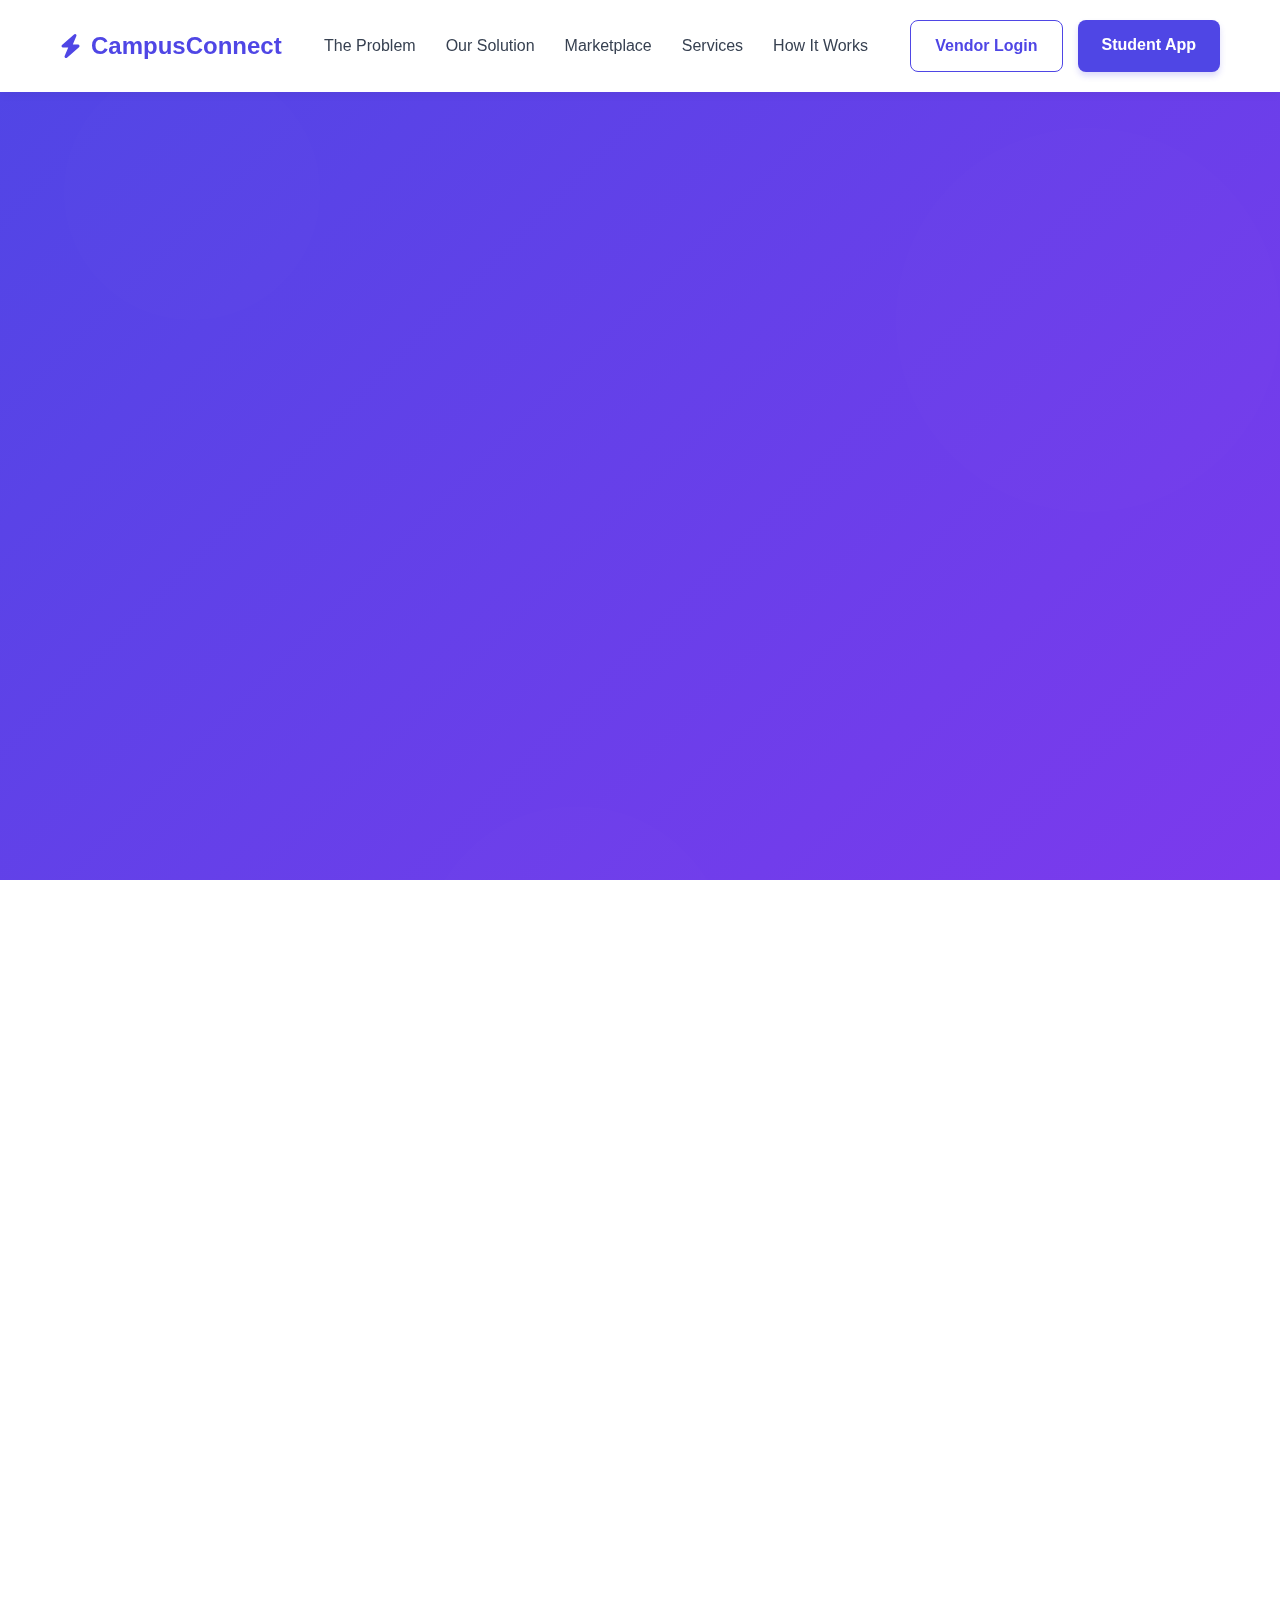
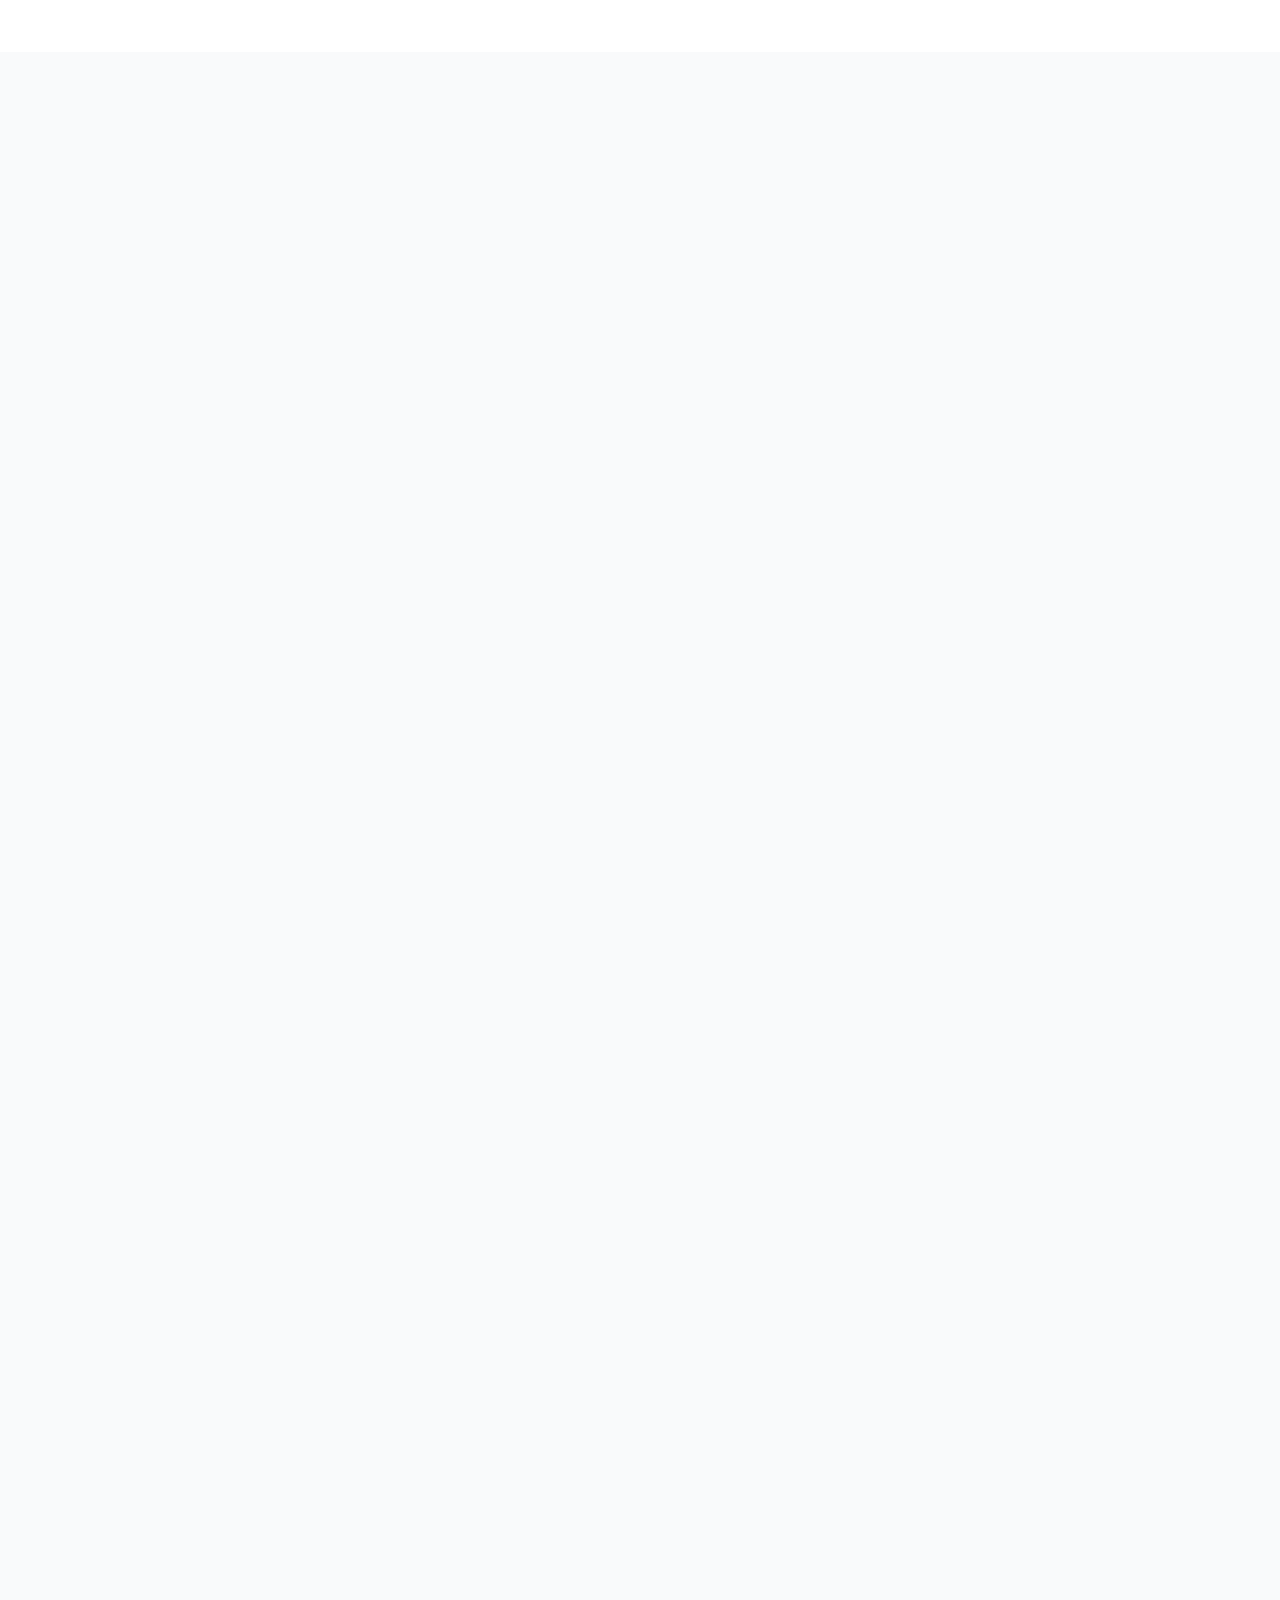
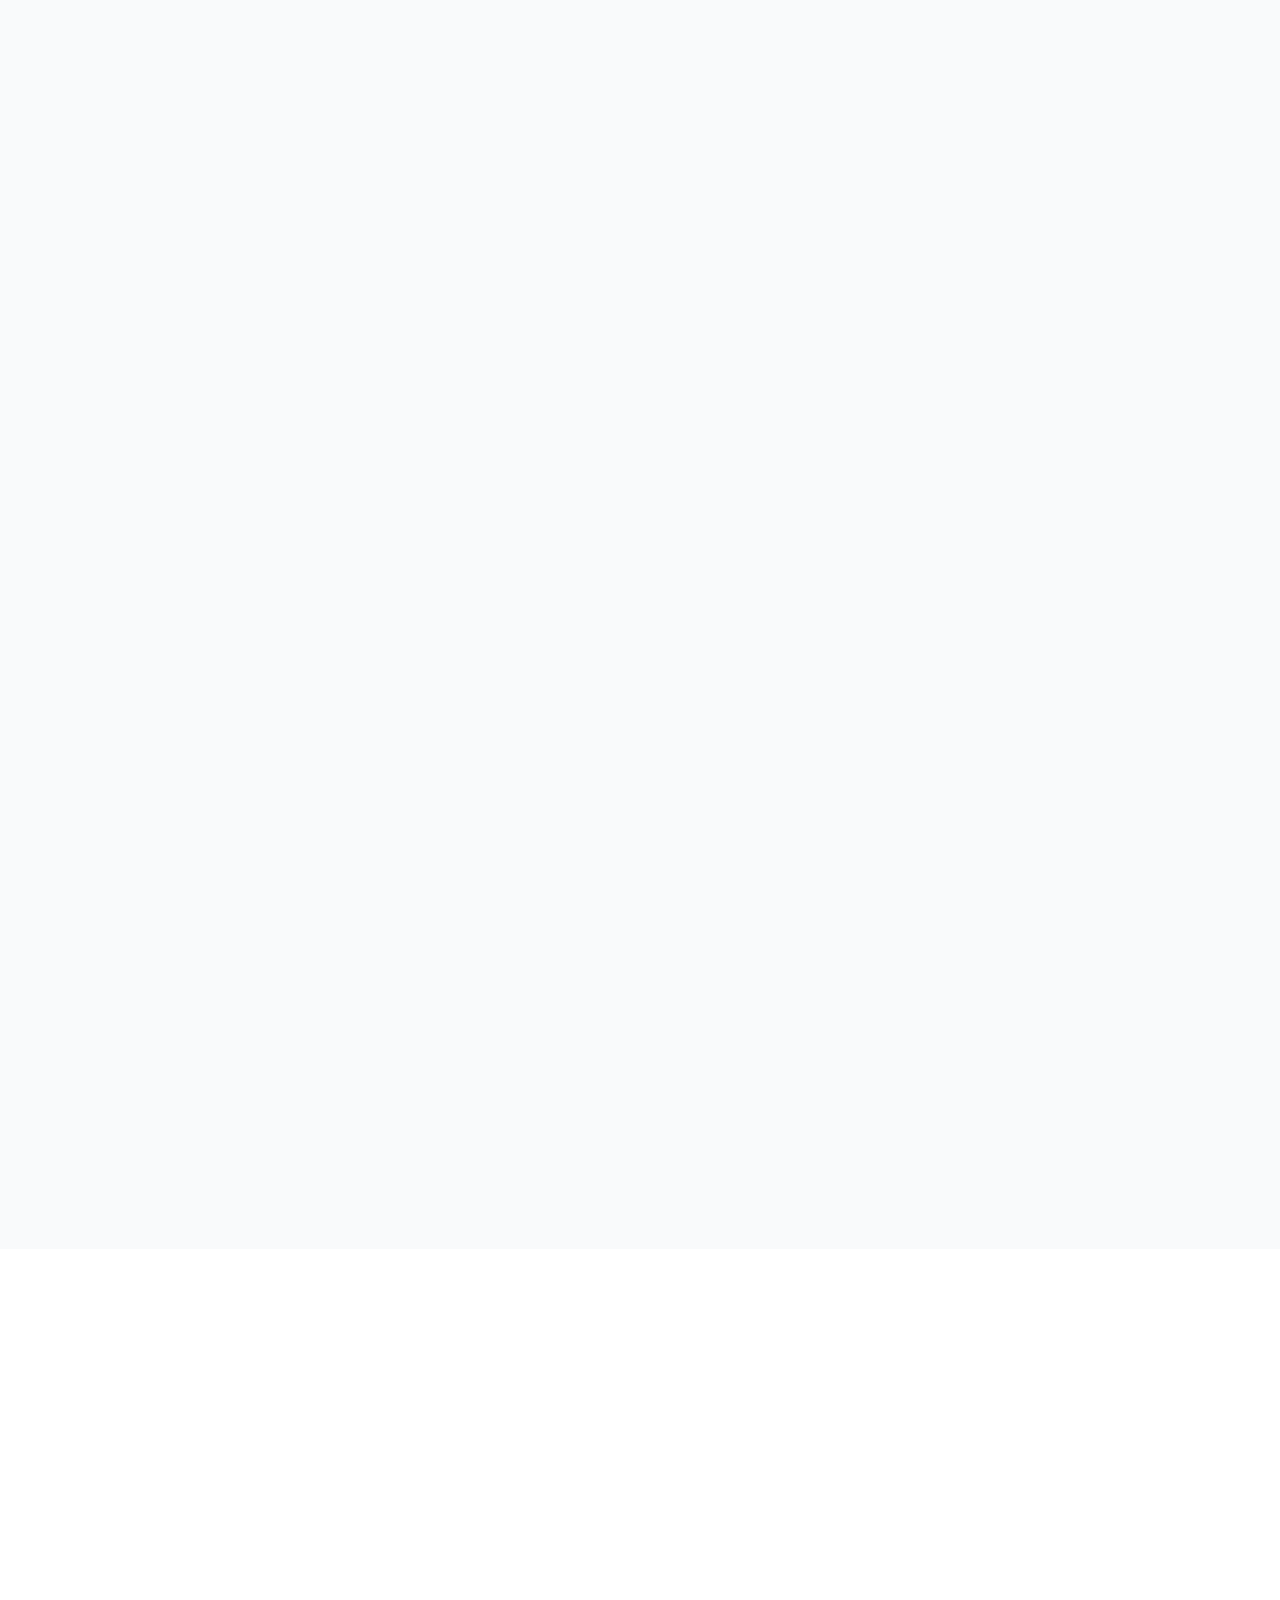
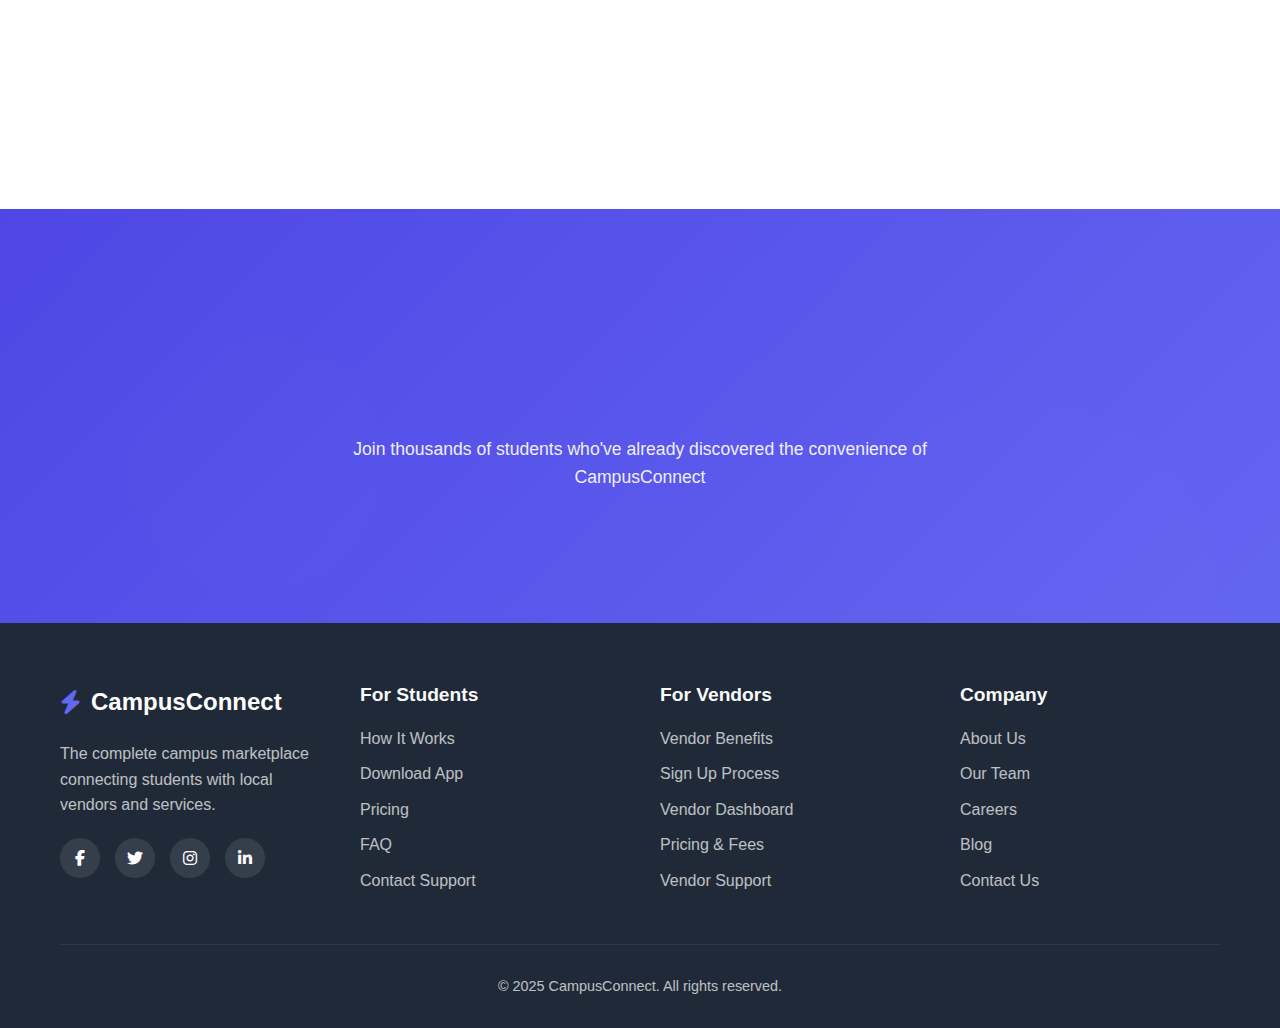
<file: dashboard2.html>
<!DOCTYPE html>
<html lang="en">
<head>
    <meta charset="UTF-8">
    <meta name="viewport" content="width=device-width, initial-scale=1.0">
    <title>CampusConnect - The Complete Campus Marketplace</title>
    <link rel="stylesheet" href="https://cdnjs.cloudflare.com/ajax/libs/font-awesome/6.4.0/css/all.min.css">
    <style>
        /* Base Styles */
        :root {
            --primary: #4F46E5;
            --primary-light: #6366F1;
            --secondary: #10B981;
            --dark: #1F2937;
            --light: #F9FAFB;
            --accent: #F59E0B;
            --text: #374151;
            --text-light: #6B7280;
        }
        
        * {
            margin: 0;
            padding: 0;
            box-sizing: border-box;
        }
        
        body {
            font-family: 'Inter', -apple-system, BlinkMacSystemFont, sans-serif;
            line-height: 1.6;
            color: var(--text);
            background-color: var(--light);
            overflow-x: hidden;
        }
        
        .container {
            max-width: 1200px;
            margin: 0 auto;
            padding: 0 20px;
        }
        
        h1, h2, h3, h4 {
            font-weight: 700;
            line-height: 1.2;
        }
        
        a {
            text-decoration: none;
            color: inherit;
        }
        
        .btn {
            display: inline-block;
            padding: 12px 24px;
            border-radius: 8px;
            font-weight: 600;
            transition: all 0.3s ease;
            text-align: center;
        }
        
        .btn-primary {
            background-color: var(--primary);
            color: white;
            box-shadow: 0 4px 6px rgba(79, 70, 229, 0.2);
        }
        
        .btn-primary:hover {
            background-color: var(--primary-light);
            transform: translateY(-2px);
            box-shadow: 0 10px 15px rgba(79, 70, 229, 0.3);
        }
        
        .btn-secondary {
            background-color: white;
            color: var(--primary);
            border: 1px solid var(--primary);
        }
        
        .btn-secondary:hover {
            background-color: var(--primary-light);
            color: white;
            transform: translateY(-2px);
        }
        
        .section {
            padding: 80px 0;
        }
        
        .section-title {
            font-size: 2.5rem;
            margin-bottom: 1rem;
            color: var(--dark);
            text-align: center;
        }
        
        .section-subtitle {
            font-size: 1.1rem;
            color: var(--text-light);
            max-width: 700px;
            margin: 0 auto 50px;
            text-align: center;
        }
        
        /* Header */
        header {
            background-color: white;
            box-shadow: 0 2px 10px rgba(0, 0, 0, 0.05);
            position: fixed;
            width: 100%;
            top: 0;
            z-index: 1000;
        }
        
        .navbar {
            display: flex;
            justify-content: space-between;
            align-items: center;
            padding: 20px 0;
        }
        
        .logo {
            font-size: 1.5rem;
            font-weight: 800;
            color: var(--primary);
            display: flex;
            align-items: center;
        }
        
        .logo i {
            margin-right: 10px;
        }
        
        .nav-links {
            display: flex;
            list-style: none;
            gap: 30px;
        }
        
        .nav-links a {
            font-weight: 500;
            color: var(--text);
            transition: color 0.3s ease;
        }
        
        .nav-links a:hover {
            color: var(--primary);
        }
        
        .nav-cta {
            display: flex;
            gap: 15px;
        }
        
        /* Hero Section */
        .hero {
            background: linear-gradient(135deg, var(--primary) 0%, #7C3AED 100%);
            color: white;
            padding: 180px 0 100px;
            position: relative;
            overflow: hidden;
        }
        
        .hero::before {
            content: '';
            position: absolute;
            top: 0;
            left: 0;
            width: 100%;
            height: 100%;
            background: url('data:image/svg+xml;utf8,<svg xmlns="http://www.w3.org/2000/svg" viewBox="0 0 1000 1000"><circle cx="150" cy="150" r="100" fill="white" opacity="0.05"/><circle cx="850" cy="250" r="150" fill="white" opacity="0.05"/><circle cx="450" cy="750" r="120" fill="white" opacity="0.05"/></svg>');
            background-size: cover;
            opacity: 0.2;
        }
        
        .hero-content {
            display: grid;
            grid-template-columns: 1fr 1fr;
            gap: 50px;
            align-items: center;
            position: relative;
            z-index: 2;
        }
        
        .hero-text h1 {
            font-size: 3.5rem;
            margin-bottom: 20px;
            line-height: 1.2;
        }
        
        .hero-text p {
            font-size: 1.2rem;
            margin-bottom: 30px;
            opacity: 0.9;
            max-width: 500px;
        }
        
        .hero-cta {
            display: flex;
            gap: 15px;
            margin-bottom: 40px;
        }
        
        .hero-stats {
            display: flex;
            gap: 30px;
        }
        
        .stat-item {
            display: flex;
            align-items: center;
        }
        
        .stat-icon {
            width: 40px;
            height: 40px;
            background-color: rgba(255, 255, 255, 0.2);
            border-radius: 8px;
            display: flex;
            align-items: center;
            justify-content: center;
            margin-right: 10px;
        }
        
        .stat-number {
            font-size: 1.5rem;
            font-weight: 700;
        }
        
        .stat-label {
            font-size: 0.9rem;
            opacity: 0.8;
        }
        
        .hero-image {
            position: relative;
            display: flex;
            justify-content: center;
        }
        
        .phone-mockup {
            width: 300px;
            height: 600px;
            background-color: var(--dark);
            border-radius: 30px;
            position: relative;
            box-shadow: 0 30px 60px rgba(0, 0, 0, 0.3);
            transform: rotate(5deg);
            animation: float 6s ease-in-out infinite;
        }
        
        @keyframes float {
            0%, 100% { transform: rotate(5deg) translateY(0); }
            50% { transform: rotate(5deg) translateY(-20px); }
        }
        
        .phone-screen {
            position: absolute;
            top: 20px;
            left: 20px;
            right: 20px;
            bottom: 20px;
            background-color: white;
            border-radius: 20px;
            overflow: hidden;
            display: flex;
            flex-direction: column;
        }
        
        .app-header {
            background-color: var(--primary);
            color: white;
            padding: 15px;
            text-align: center;
            font-weight: 600;
        }
        
        .app-content {
            flex: 1;
            padding: 20px;
            display: flex;
            flex-direction: column;
            gap: 15px;
        }
        
        .app-category {
            display: flex;
            align-items: center;
            padding: 10px;
            border-radius: 10px;
            background-color: var(--light);
        }
        
        .app-category i {
            width: 40px;
            height: 40px;
            background-color: var(--primary-light);
            color: white;
            border-radius: 8px;
            display: flex;
            align-items: center;
            justify-content: center;
            margin-right: 10px;
        }
        
        .app-category span {
            font-weight: 500;
        }
        
        /* Problem Section */
        .problem {
            background-color: white;
        }
        
        .problem-container {
            display: grid;
            grid-template-columns: 1fr 1fr;
            gap: 50px;
            align-items: center;
        }
        
        .problem-image {
            position: relative;
            height: 400px;
            background-color: var(--light);
            border-radius: 20px;
            display: flex;
            align-items: center;
            justify-content: center;
            box-shadow: 0 10px 30px rgba(0, 0, 0, 0.05);
        }
        
        .problem-image img {
            max-width: 80%;
            max-height: 80%;
        }
        
        .problem-stats {
            display: grid;
            grid-template-columns: 1fr 1fr;
            gap: 20px;
            margin-top: 30px;
        }
        
        .problem-stat {
            background-color: var(--light);
            padding: 20px;
            border-radius: 12px;
            text-align: center;
        }
        
        .problem-stat-number {
            font-size: 2rem;
            font-weight: 700;
            color: var(--primary);
            margin-bottom: 5px;
        }
        
        /* Solution Section */
        .solution {
            background-color: var(--light);
        }
        
        .solution-grid {
            display: grid;
            grid-template-columns: repeat(auto-fit, minmax(300px, 1fr));
            gap: 30px;
        }
        
        .solution-card {
            background-color: white;
            border-radius: 16px;
            padding: 30px;
            box-shadow: 0 10px 30px rgba(0, 0, 0, 0.05);
            transition: all 0.3s ease;
            position: relative;
            overflow: hidden;
        }
        
        .solution-card:hover {
            transform: translateY(-10px);
            box-shadow: 0 15px 40px rgba(0, 0, 0, 0.1);
        }
        
        .solution-card::before {
            content: '';
            position: absolute;
            top: 0;
            left: 0;
            width: 5px;
            height: 100%;
            background: linear-gradient(to bottom, var(--primary), var(--secondary));
        }
        
        .solution-icon {
            width: 60px;
            height: 60px;
            background: linear-gradient(135deg, var(--primary), var(--primary-light));
            color: white;
            border-radius: 12px;
            display: flex;
            align-items: center;
            justify-content: center;
            font-size: 1.5rem;
            margin-bottom: 20px;
        }
        
        .solution-card h3 {
            font-size: 1.3rem;
            margin-bottom: 15px;
        }
        
        /* Marketplace Section */
        .marketplace-categories {
            display: grid;
            grid-template-columns: repeat(3, 1fr);
            gap: 25px;
        }
        
        .category-card {
            background-color: white;
            border-radius: 16px;
            overflow: hidden;
            box-shadow: 0 10px 30px rgba(0, 0, 0, 0.05);
            transition: all 0.3s ease;
        }
        
        .category-card:hover {
            transform: translateY(-5px);
            box-shadow: 0 15px 40px rgba(0, 0, 0, 0.1);
        }
        
        .category-header {
            height: 150px;
            background: linear-gradient(135deg, var(--primary), var(--primary-light));
            display: flex;
            align-items: center;
            justify-content: center;
            color: white;
            font-size: 3rem;
        }
        
        .category-body {
            padding: 25px;
        }
        
        .category-body h3 {
            font-size: 1.3rem;
            margin-bottom: 10px;
        }
        
        .category-items {
            display: flex;
            flex-wrap: wrap;
            gap: 8px;
            margin-top: 15px;
        }
        
        .category-item {
            background-color: var(--light);
            padding: 5px 10px;
            border-radius: 20px;
            font-size: 0.8rem;
        }
        
        /* Services Section */
        .services-grid {
            display: grid;
            grid-template-columns: repeat(2, 1fr);
            gap: 25px;
        }
        
        .service-card {
            background: linear-gradient(135deg, var(--primary), var(--primary-light));
            color: white;
            border-radius: 16px;
            padding: 40px 30px;
            position: relative;
            overflow: hidden;
        }
        
        .service-card:nth-child(3),
        .service-card:nth-child(4) {
            background: linear-gradient(135deg, var(--secondary), #34D399);
        }
        
        .service-card::before {
            content: '';
            position: absolute;
            top: -50%;
            left: -50%;
            width: 200%;
            height: 200%;
            background: radial-gradient(circle, rgba(255,255,255,0.1) 0%, transparent 70%);
            animation: shimmer 8s linear infinite;
        }
        
        @keyframes shimmer {
            0% { transform: rotate(0deg); }
            100% { transform: rotate(360deg); }
        }
        
        .service-card h3 {
            font-size: 1.5rem;
            margin-bottom: 15px;
            position: relative;
            z-index: 2;
        }
        
        .service-card p {
            opacity: 0.9;
            position: relative;
            z-index: 2;
        }
        
        /* How It Works */
        .steps {
            display: grid;
            grid-template-columns: repeat(4, 1fr);
            gap: 30px;
            margin-top: 50px;
        }
        
        .step {
            text-align: center;
            position: relative;
        }
        
        .step::after {
            content: '';
            position: absolute;
            top: 40px;
            right: -30px;
            width: 60px;
            height: 2px;
            background: linear-gradient(to right, var(--primary), rgba(79, 70, 229, 0.2));
        }
        
        .step:last-child::after {
            display: none;
        }
        
        .step-number {
            width: 80px;
            height: 80px;
            background: linear-gradient(135deg, var(--primary), var(--primary-light));
            color: white;
            border-radius: 50%;
            display: flex;
            align-items: center;
            justify-content: center;
            font-size: 2rem;
            font-weight: 700;
            margin: 0 auto 20px;
            box-shadow: 0 10px 20px rgba(79, 70, 229, 0.3);
        }
        
        .step h3 {
            font-size: 1.2rem;
            margin-bottom: 10px;
        }
        
        /* Testimonials */
        .testimonials {
            background-color: white;
        }
        
        .testimonial-grid {
            display: grid;
            grid-template-columns: repeat(3, 1fr);
            gap: 30px;
        }
        
        .testimonial-card {
            background-color: var(--light);
            border-radius: 16px;
            padding: 30px;
            box-shadow: 0 10px 30px rgba(0, 0, 0, 0.05);
        }
        
        .testimonial-header {
            display: flex;
            align-items: center;
            margin-bottom: 20px;
        }
        
        .testimonial-avatar {
            width: 50px;
            height: 50px;
            border-radius: 50%;
            background-color: var(--primary-light);
            color: white;
            display: flex;
            align-items: center;
            justify-content: center;
            margin-right: 15px;
            font-weight: 600;
        }
        
        .testimonial-rating {
            color: var(--accent);
            margin-bottom: 5px;
        }
        
        /* CTA Section */
        .cta {
            background: linear-gradient(135deg, var(--primary), var(--primary-light));
            color: white;
            text-align: center;
            padding: 80px 0;
            position: relative;
            overflow: hidden;
        }
        
        .cta::before {
            content: '';
            position: absolute;
            top: 0;
            left: 0;
            width: 100%;
            height: 100%;
            background: url('data:image/svg+xml;utf8,<svg xmlns="http://www.w3.org/2000/svg" viewBox="0 0 1000 1000"><circle cx="200" cy="200" r="100" fill="white" opacity="0.05"/><circle cx="800" cy="300" r="150" fill="white" opacity="0.05"/><circle cx="400" cy="700" r="120" fill="white" opacity="0.05"/></svg>');
            background-size: cover;
            opacity: 0.2;
        }
        
        .cta-content {
            position: relative;
            z-index: 2;
            max-width: 700px;
            margin: 0 auto;
        }
        
        .cta h2 {
            font-size: 2.5rem;
            margin-bottom: 20px;
        }
        
        .cta p {
            font-size: 1.1rem;
            opacity: 0.9;
            margin-bottom: 30px;
        }
        
        .cta-buttons {
            display: flex;
            gap: 15px;
            justify-content: center;
        }
        
        /* Footer */
        footer {
            background-color: var(--dark);
            color: white;
            padding: 60px 0 30px;
        }
        
        .footer-grid {
            display: grid;
            grid-template-columns: repeat(4, 1fr);
            gap: 40px;
            margin-bottom: 40px;
        }
        
        .footer-logo {
            font-size: 1.5rem;
            font-weight: 700;
            margin-bottom: 20px;
            display: flex;
            align-items: center;
        }
        
        .footer-logo i {
            margin-right: 10px;
            color: var(--primary-light);
        }
        
        .footer-about p {
            opacity: 0.7;
            margin-bottom: 20px;
        }
        
        .social-links {
            display: flex;
            gap: 15px;
        }
        
        .social-link {
            width: 40px;
            height: 40px;
            background-color: rgba(255, 255, 255, 0.1);
            border-radius: 50%;
            display: flex;
            align-items: center;
            justify-content: center;
            transition: all 0.3s ease;
        }
        
        .social-link:hover {
            background-color: var(--primary-light);
            transform: translateY(-3px);
        }
        
        .footer-links h3 {
            font-size: 1.2rem;
            margin-bottom: 20px;
            color: var(--light);
        }
        
        .footer-links ul {
            list-style: none;
        }
        
        .footer-links li {
            margin-bottom: 10px;
        }
        
        .footer-links a {
            opacity: 0.7;
            transition: all 0.3s ease;
        }
        
        .footer-links a:hover {
            opacity: 1;
            color: var(--primary-light);
        }
        
        .footer-bottom {
            border-top: 1px solid rgba(255, 255, 255, 0.1);
            padding-top: 30px;
            text-align: center;
            opacity: 0.7;
            font-size: 0.9rem;
        }
        
        /* Responsive Design */
        @media (max-width: 1024px) {
            .hero-content {
                grid-template-columns: 1fr;
                text-align: center;
            }
            
            .hero-text {
                margin: 0 auto;
                text-align: center;
            }
            
            .hero-cta {
                justify-content: center;
            }
            
            .hero-stats {
                justify-content: center;
            }
            
            .problem-container {
                grid-template-columns: 1fr;
                text-align: center;
            }
            
            .problem-stats {
                justify-content: center;
            }
            
            .steps {
                grid-template-columns: repeat(2, 1fr);
                row-gap: 50px;
            }
            
            .step:nth-child(2)::after {
                display: none;
            }
            
            .testimonial-grid {
                grid-template-columns: repeat(2, 1fr);
            }
            
            .footer-grid {
                grid-template-columns: repeat(2, 1fr);
            }
        }
        
        @media (max-width: 768px) {
            .nav-links {
                display: none;
            }
            
            .section-title {
                font-size: 2rem;
            }
            
            .hero-text h1 {
                font-size: 2.5rem;
            }
            
            .hero-cta {
                flex-direction: column;
                gap: 15px;
            }
            
            .hero-stats {
                flex-direction: column;
                gap: 20px;
            }
            
            .marketplace-categories,
            .services-grid {
                grid-template-columns: 1fr;
            }
            
            .steps {
                grid-template-columns: 1fr;
            }
            
            .step::after {
                display: none;
            }
            
            .testimonial-grid {
                grid-template-columns: 1fr;
            }
            
            .cta-buttons {
                flex-direction: column;
                align-items: center;
            }
        }
        
        /* Animations */
        .fade-in {
            opacity: 0;
            transform: translateY(30px);
            animation: fadeIn 0.6s ease forwards;
        }
        
        @keyframes fadeIn {
            to {
                opacity: 1;
                transform: translateY(0);
            }
        }
        
        .delay-1 { animation-delay: 0.2s; }
        .delay-2 { animation-delay: 0.4s; }
        .delay-3 { animation-delay: 0.6s; }
        .delay-4 { animation-delay: 0.8s; }
    </style>
</head>
<body>
    <!-- Header -->
    <header>
        <div class="container">
            <nav class="navbar">
                <a href="#" class="logo"><i class="fas fa-bolt"></i>CampusConnect</a>
                <ul class="nav-links">
                    <li><a href="#problem">The Problem</a></li>
                    <li><a href="#solution">Our Solution</a></li>
                    <li><a href="#marketplace">Marketplace</a></li>
                    <li><a href="#services">Services</a></li>
                    <li><a href="#how-it-works">How It Works</a></li>
                </ul>
                <div class="nav-cta">
                    <a href="#" class="btn btn-secondary">Vendor Login</a>
                    <a href="#" class="btn btn-primary">Student App</a>
                </div>
            </nav>
        </div>
    </header>

    <!-- Hero Section -->
    <section class="hero">
        <div class="container">
            <div class="hero-content">
                <div class="hero-text fade-in">
                    <h1>The Complete Campus Marketplace</h1>
                    <p>Everything students need, delivered in 5 minutes. Food, services, supplies, and more - all from trusted campus vendors.</p>
                    <div class="hero-cta">
                        <a href="#" class="btn btn-primary"><i class="fas fa-download"></i> Download App</a>
                        <a href="#" class="btn btn-secondary"><i class="fas fa-store"></i> Join as Vendor</a>
                    </div>
                    <div class="hero-stats">
                        <div class="stat-item">
                            <div class="stat-icon"><i class="fas fa-users"></i></div>
                            <div>
                                <div class="stat-number">5,000+</div>
                                <div class="stat-label">Active Students</div>
                            </div>
                        </div>
                        <div class="stat-item">
                            <div class="stat-icon"><i class="fas fa-store"></i></div>
                            <div>
                                <div class="stat-number">30+</div>
                                <div class="stat-label">Campus Vendors</div>
                            </div>
                        </div>
                    </div>
                </div>
                <div class="hero-image fade-in delay-1">
                    <div class="phone-mockup">
                        <div class="phone-screen">
                            <div class="app-header">CampusConnect</div>
                            <div class="app-content">
                                <div class="app-category">
                                    <i class="fas fa-utensils"></i>
                                    <span>Food & Drinks</span>
                                </div>
                                <div class="app-category">
                                    <i class="fas fa-tshirt"></i>
                                    <span>Laundry Service</span>
                                </div>
                                <div class="app-category">
                                    <i class="fas fa-laptop"></i>
                                    <span>Tech Repairs</span>
                                </div>
                                <div class="app-category">
                                    <i class="fas fa-book"></i>
                                    <span>Study Materials</span>
                                </div>
                            </div>
                        </div>
                    </div>
                </div>
            </div>
        </div>
    </section>

    <!-- Problem Section -->
    <section id="problem" class="problem section">
        <div class="container">
            <h2 class="section-title fade-in">The Campus Struggle is Real</h2>
            <p class="section-subtitle fade-in delay-1">Students waste valuable time on basic tasks instead of focusing on their education</p>
            
            <div class="problem-container">
                <div class="problem-image fade-in">
                    <i class="fas fa-clock" style="font-size: 5rem; color: var(--primary-light);"></i>
                </div>
                <div class="problem-text fade-in delay-1">
                    <h3>15+ Hours Wasted Weekly</h3>
                    <p>Students spend excessive time walking across campus for food, waiting in laundry queues, searching for device repair services, and finding tutors.</p>
                    <p>Our research shows the average student loses 15+ hours each week on simple procurement tasks that could be streamlined.</p>
                    
                    <div class="problem-stats">
                        <div class="problem-stat">
                            <div class="problem-stat-number">45min</div>
                            <p>Average time to get basic necessities</p>
                        </div>
                        <div class="problem-stat">
                            <div class="problem-stat-number">KSh 200+</div>
                            <p>Delivery fees from external platforms</p>
                        </div>
                        <div class="problem-stat">
                            <div class="problem-stat-number">30-45min</div>
                            <p>Typical delivery time from off-campus</p>
                        </div>
                        <div class="problem-stat">
                            <div class="problem-stat-number">40%</div>
                            <p>Vendor revenue increase on our platform</p>
                        </div>
                    </div>
                </div>
            </div>
        </div>
    </section>

    <!-- Solution Section -->
    <section id="solution" class="solution section">
        <div class="container">
            <h2 class="section-title fade-in">Your Complete Campus Ecosystem</h2>
            <p class="section-subtitle fade-in delay-1">We're not just another delivery app - we're the digital infrastructure for campus life</p>
            
            <div class="solution-grid">
                <div class="solution-card fade-in">
                    <div class="solution-icon"><i class="fas fa-bolt"></i></div>
                    <h3>5-Minute Delivery</h3>
                    <p>Everything is within walking distance on campus, enabling ultra-fast delivery times that external platforms can't match.</p>
                </div>
                <div class="solution-card fade-in delay-1">
                    <div class="solution-icon"><i class="fas fa-hand-holding-usd"></i></div>
                    <h3>Student-Friendly Pricing</h3>
                    <p>KSh 50-100 delivery fees designed for student budgets, not corporate profits like external delivery services.</p>
                </div>
                <div class="solution-card fade-in delay-2">
                    <div class="solution-icon"><i class="fas fa-store"></i></div>
                    <h3>Support Local Vendors</h3>
                    <p>Direct access to your favorite campus businesses, helping them grow while maintaining their personal touch.</p>
                </div>
                <div class="solution-card fade-in delay-3">
                    <div class="solution-icon"><i class="fas fa-boxes"></i></div>
                    <h3>Everything in One App</h3>
                    <p>Food, laundry, repairs, supplies, tutoring - your entire campus marketplace unified in a single platform.</p>
                </div>
            </div>
        </div>
    </section>

    <!-- Marketplace Section -->
    <section id="marketplace" class="section">
        <div class="container">
            <h2 class="section-title fade-in">Explore Our Campus Marketplace</h2>
            <p class="section-subtitle fade-in delay-1">Discover fresh products and reliable services from our trusted local providers</p>
            
            <div class="marketplace-categories">
                <div class="category-card fade-in">
                    <div class="category-header">
                        <i class="fas fa-utensils"></i>
                    </div>
                    <div class="category-body">
                        <h3>Food & Beverages</h3>
                        <p>Fresh meals, snacks, and drinks from your favorite campus eateries</p>
                        <div class="category-items">
                            <span class="category-item">Dairy Products</span>
                            <span class="category-item">Bakery Items</span>
                            <span class="category-item">Beverages</span>
                            <span class="category-item">Snacks</span>
                        </div>
                        <a href="#" class="btn btn-primary" style="margin-top: 15px; display: inline-block;">Order Now</a>
                    </div>
                </div>
                
                <div class="category-card fade-in delay-1">
                    <div class="category-header">
                        <i class="fas fa-tshirt"></i>
                    </div>
                    <div class="category-body">
                        <h3>Fashion & Clothing</h3>
                        <p>Stylish apparel and accessories for campus life</p>
                        <div class="category-items">
                            <span class="category-item">Men's Clothing</span>
                            <span class="category-item">Women's Clothing</span>
                            <span class="category-item">Accessories</span>
                            <span class="category-item">Footwear</span>
                        </div>
                        <a href="#" class="btn btn-primary" style="margin-top: 15px; display: inline-block;">Shop Now</a>
                    </div>
                </div>
                
                <div class="category-card fade-in delay-2">
                    <div class="category-header">
                        <i class="fas fa-laptop"></i>
                    </div>
                    <div class="category-body">
                        <h3>Electronics & Services</h3>
                        <p>Tech essentials and repair services for your devices</p>
                        <div class="category-items">
                            <span class="category-item">Mobile Phones</span>
                            <span class="category-item">Repairs</span>
                            <span class="category-item">Accessories</span>
                            <span class="category-item">Home Appliances</span>
                        </div>
                        <a href="#" class="btn btn-primary" style="margin-top: 15px; display: inline-block;">Browse Now</a>
                    </div>
                </div>
            </div>
        </div>
    </section>

    <!-- Services Section -->
    <section id="services" class="section">
        <div class="container">
            <h2 class="section-title fade-in">Our Top Services</h2>
            <p class="section-subtitle fade-in delay-1">Essential services designed specifically for campus life</p>
            
            <div class="services-grid">
                <div class="service-card fade-in">
                    <h3>LAUNDRY & HOUSEKEEPING</h3>
                    <p>Professional laundry pickup and delivery, plus room cleaning services for busy students. Schedule pickups and get notifications when your laundry is ready.</p>
                </div>
                <div class="service-card fade-in delay-1">
                    <h3>PHONE & LAPTOP REPAIR</h3>
                    <p>Quick and reliable tech repair services by certified professionals on campus. Get diagnostics, estimates, and repairs without leaving your dorm.</p>
                </div>
                <div class="service-card fade-in delay-2">
                    <h3>TUTORING & ACADEMIC SUPPORT</h3>
                    <p>Connect with peer tutors and academic support for all your subjects. Schedule sessions and get study materials delivered to your location.</p>
                </div>
                <div class="service-card fade-in delay-3">
                    <h3>EVENT PLANNING & SUPPLIES</h3>
                    <p>Everything you need for campus events, parties, and gatherings. From catering to equipment rental, we've got you covered.</p>
                </div>
            </div>
        </div>
    </section>

    <!-- How It Works Section -->
    <section id="how-it-works" class="section">
        <div class="container">
            <h2 class="section-title fade-in">How CampusConnect Works</h2>
            <p class="section-subtitle fade-in delay-1">Getting what you need is as easy as 1-2-3-4</p>
            
            <div class="steps">
                <div class="step fade-in">
                    <div class="step-number">1</div>
                    <h3>Browse & Select</h3>
                    <p>Choose from hundreds of products and services from local campus vendors</p>
                </div>
                <div class="step fade-in delay-1">
                    <div class="step-number">2</div>
                    <h3>Place Order</h3>
                    <p>Add to cart and pay securely using M-Pesa or other payment methods</p>
                </div>
                <div class="step fade-in delay-2">
                    <div class="step-number">3</div>
                    <h3>Track Delivery</h3>
                    <p>Follow your order in real-time as it's prepared and delivered by fellow students</p>
                </div>
                <div class="step fade-in delay-3">
                    <div class="step-number">4</div>
                    <h3>Enjoy & Rate</h3>
                    <p>Receive your order in minutes and rate your experience to help improve our service</p>
                </div>
            </div>
        </div>
    </section>

    <!-- Testimonials Section -->
    <section class="testimonials section">
        <div class="container">
            <h2 class="section-title fade-in">What Our Community Says</h2>
            <p class="section-subtitle fade-in delay-1">Hear from students and vendors using CampusConnect</p>
            
            <div class="testimonial-grid">
                <div class="testimonial-card fade-in">
                    <div class="testimonial-header">
                        <div class="testimonial-avatar">JK</div>
                        <div>
                            <div class="testimonial-rating">
                                <i class="fas fa-star"></i>
                                <i class="fas fa-star"></i>
                                <i class="fas fa-star"></i>
                                <i class="fas fa-star"></i>
                                <i class="fas fa-star"></i>
                            </div>
                            <h4>James K.</h4>
                            <small>3rd Year Engineering</small>
                        </div>
                    </div>
                    <p>"I've saved at least 10 hours a week since using CampusConnect. Now I can focus on my studies while still getting everything I need delivered to my dorm."</p>
                </div>
                
                <div class="testimonial-card fade-in delay-1">
                    <div class="testimonial-header">
                        <div class="testimonial-avatar">SM</div>
                        <div>
                            <div class="testimonial-rating">
                                <i class="fas fa-star"></i>
                                <i class="fas fa-star"></i>
                                <i class="fas fa-star"></i>
                                <i class="fas fa-star"></i>
                                <i class="fas fa-star"></i>
                            </div>
                            <h4>Sarah M.</h4>
                            <small>Campus Café Owner</small>
                        </div>
                    </div>
                    <p>"Our revenue has increased by 45% since joining CampusConnect. The platform handles all the delivery logistics so we can focus on making great food."</p>
                </div>
                
                <div class="testimonial-card fade-in delay-2">
                    <div class="testimonial-header">
                        <div class="testimonial-avatar">DN</div>
                        <div>
                            <div class="testimonial-rating">
                                <i class="fas fa-star"></i>
                                <i class="fas fa-star"></i>
                                <i class="fas fa-star"></i>
                                <i class="fas fa-star"></i>
                                <i class="fas fa-star-half-alt"></i>
                            </div>
                            <h4>David N.</h4>
                            <small>Delivery Partner</small>
                        </div>
                    </div>
                    <p>"As a student, this is the perfect part-time job. Flexible hours, good pay, and I get to help my fellow students while earning money."</p>
                </div>
            </div>
        </div>
    </section>

    <!-- CTA Section -->
    <section class="cta">
        <div class="container">
            <div class="cta-content">
                <h2 class="fade-in">Ready to Transform Your Campus Life?</h2>
                <p class="fade-in delay-1">Join thousands of students who've already discovered the convenience of CampusConnect</p>
                <div class="cta-buttons fade-in delay-2">
                    <a href="#" class="btn btn-primary"><i class="fas fa-download"></i> Download App</a>
                    <a href="#" class="btn btn-secondary"><i class="fas fa-store"></i> Vendor Sign Up</a>
                </div>
            </div>
        </div>
    </section>

    <!-- Footer -->
    <footer>
        <div class="container">
            <div class="footer-grid">
                <div class="footer-about">
                    <div class="footer-logo"><i class="fas fa-bolt"></i>CampusConnect</div>
                    <p>The complete campus marketplace connecting students with local vendors and services.</p>
                    <div class="social-links">
                        <a href="#" class="social-link"><i class="fab fa-facebook-f"></i></a>
                        <a href="#" class="social-link"><i class="fab fa-twitter"></i></a>
                        <a href="#" class="social-link"><i class="fab fa-instagram"></i></a>
                        <a href="#" class="social-link"><i class="fab fa-linkedin-in"></i></a>
                    </div>
                </div>
                
                <div class="footer-links">
                    <h3>For Students</h3>
                    <ul>
                        <li><a href="#">How It Works</a></li>
                        <li><a href="#">Download App</a></li>
                        <li><a href="#">Pricing</a></li>
                        <li><a href="#">FAQ</a></li>
                        <li><a href="#">Contact Support</a></li>
                    </ul>
                </div>
                
                <div class="footer-links">
                    <h3>For Vendors</h3>
                    <ul>
                        <li><a href="#">Vendor Benefits</a></li>
                        <li><a href="#">Sign Up Process</a></li>
                        <li><a href="#">Vendor Dashboard</a></li>
                        <li><a href="#">Pricing & Fees</a></li>
                        <li><a href="#">Vendor Support</a></li>
                    </ul>
                </div>
                
                <div class="footer-links">
                    <h3>Company</h3>
                    <ul>
                        <li><a href="#">About Us</a></li>
                        <li><a href="#">Our Team</a></li>
                        <li><a href="#">Careers</a></li>
                        <li><a href="#">Blog</a></li>
                        <li><a href="#">Contact Us</a></li>
                    </ul>
                </div>
            </div>
            
            <div class="footer-bottom">
                <p>&copy; 2025 CampusConnect. All rights reserved.</p>
            </div>
        </div>
    </footer>

    <script>
        // Simple animation trigger on scroll
        document.addEventListener('DOMContentLoaded', function() {
            const fadeElements = document.querySelectorAll('.fade-in');
            
            const observer = new IntersectionObserver((entries) => {
                entries.forEach(entry => {
                    if (entry.isIntersecting) {
                        entry.target.style.animationPlayState = 'running';
                    }
                });
            }, { threshold: 0.1 });
            
            fadeElements.forEach(element => {
                observer.observe(element);
            });
        });
    </script>
</body>
</html>
</file>
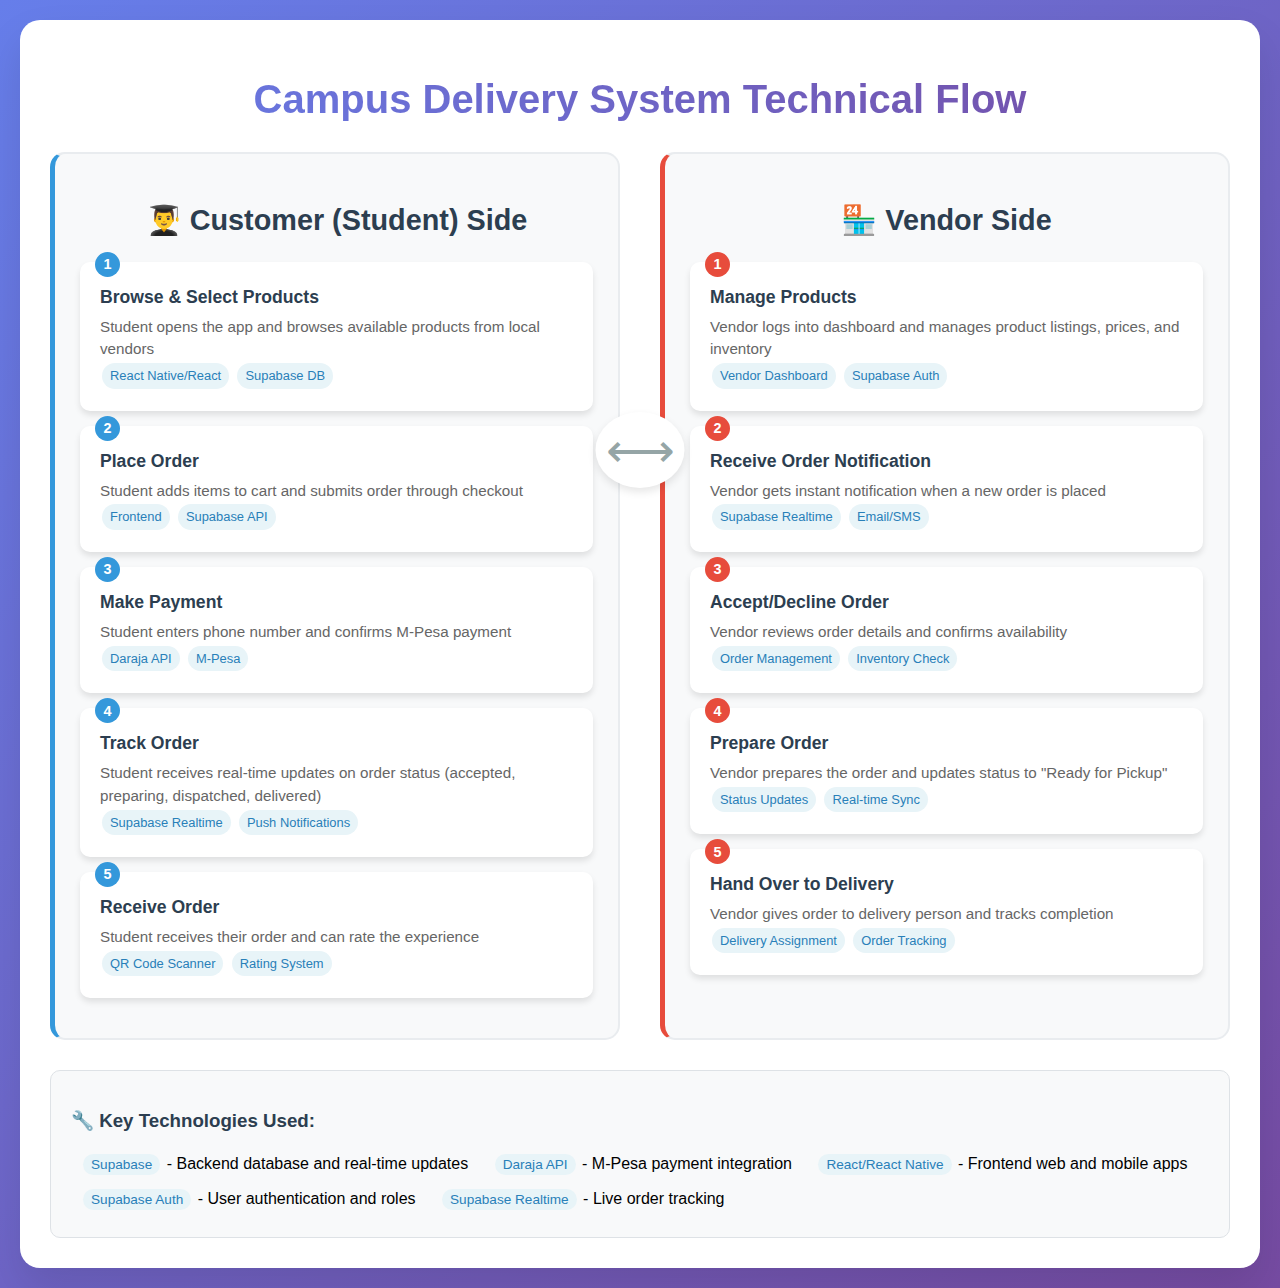
<file: legacy.html>
<!DOCTYPE html>
<html lang="en">
<head>
    <meta charset="UTF-8">
    <meta name="viewport" content="width=device-width, initial-scale=1.0">
    <title>Campus Delivery System - Technical Flow</title>
    <style>
        body {
            font-family: 'Segoe UI', Tahoma, Geneva, Verdana, sans-serif;
            margin: 0;
            padding: 20px;
            background: linear-gradient(135deg, #667eea 0%, #764ba2 100%);
            min-height: 100vh;
        }
        .container {
            max-width: 1200px;
            margin: 0 auto;
            background: white;
            border-radius: 20px;
            padding: 30px;
            box-shadow: 0 20px 40px rgba(0,0,0,0.1);
        }
        h1 {
            text-align: center;
            color: #2c3e50;
            margin-bottom: 30px;
            font-size: 2.5em;
            background: linear-gradient(45deg, #667eea, #764ba2);
            -webkit-background-clip: text;
            -webkit-text-fill-color: transparent;
        }
        .flow-container {
            display: flex;
            gap: 40px;
            justify-content: space-between;
            margin-top: 30px;
        }
        .flow-side {
            flex: 1;
            background: #f8f9fa;
            border-radius: 15px;
            padding: 25px;
            border: 2px solid #e9ecef;
        }
        .flow-side h2 {
            text-align: center;
            color: #2c3e50;
            margin-bottom: 25px;
            font-size: 1.8em;
        }
        .customer-side {
            border-left: 5px solid #3498db;
        }
        .vendor-side {
            border-left: 5px solid #e74c3c;
        }
        .step {
            background: white;
            margin: 15px 0;
            padding: 20px;
            border-radius: 10px;
            box-shadow: 0 4px 6px rgba(0,0,0,0.1);
            position: relative;
            transition: transform 0.3s ease;
        }
        .step:hover {
            transform: translateY(-2px);
            box-shadow: 0 6px 12px rgba(0,0,0,0.15);
        }
        .step-number {
            position: absolute;
            top: -10px;
            left: 15px;
            background: #3498db;
            color: white;
            width: 25px;
            height: 25px;
            border-radius: 50%;
            display: flex;
            align-items: center;
            justify-content: center;
            font-weight: bold;
            font-size: 0.9em;
        }
        .vendor-side .step-number {
            background: #e74c3c;
        }
        .step-title {
            font-weight: bold;
            color: #2c3e50;
            margin-bottom: 8px;
            margin-top: 5px;
            font-size: 1.1em;
        }
        .step-description {
            color: #666;
            font-size: 0.95em;
            line-height: 1.5;
        }
        .tech-component {
            background: #e8f4f8;
            color: #2980b9;
            padding: 3px 8px;
            border-radius: 15px;
            font-size: 0.85em;
            font-weight: 500;
            margin: 2px;
            display: inline-block;
        }
        .center-arrow {
            position: absolute;
            left: 50%;
            top: 50%;
            transform: translate(-50%, -50%);
            font-size: 3em;
            color: #95a5a6;
            z-index: 10;
            background: white;
            padding: 10px;
            border-radius: 50%;
            box-shadow: 0 4px 8px rgba(0,0,0,0.1);
        }
        .legend {
            margin-top: 30px;
            padding: 20px;
            background: #f8f9fa;
            border-radius: 10px;
            border: 1px solid #dee2e6;
        }
        .legend h3 {
            color: #2c3e50;
            margin-bottom: 15px;
        }
        .legend-item {
            display: inline-block;
            margin: 5px 10px;
        }
        @media (max-width: 768px) {
            .flow-container {
                flex-direction: column;
                gap: 20px;
            }
            .center-arrow {
                position: static;
                transform: rotate(90deg);
                margin: 20px auto;
            }
        }
    </style>
</head>
<body>
    <div class="container">
        <h1>Campus Delivery System Technical Flow</h1>
        
        <div class="flow-container">
            <div class="center-arrow">⟷</div>
            
            <!-- Customer Side -->
            <div class="flow-side customer-side">
                <h2>👨‍🎓 Customer (Student) Side</h2>
                
                <div class="step">
                    <div class="step-number">1</div>
                    <div class="step-title">Browse & Select Products</div>
                    <div class="step-description">
                        Student opens the app and browses available products from local vendors
                        <br><span class="tech-component">React Native/React</span> <span class="tech-component">Supabase DB</span>
                    </div>
                </div>
                
                <div class="step">
                    <div class="step-number">2</div>
                    <div class="step-title">Place Order</div>
                    <div class="step-description">
                        Student adds items to cart and submits order through checkout
                        <br><span class="tech-component">Frontend</span> <span class="tech-component">Supabase API</span>
                    </div>
                </div>
                
                <div class="step">
                    <div class="step-number">3</div>
                    <div class="step-title">Make Payment</div>
                    <div class="step-description">
                        Student enters phone number and confirms M-Pesa payment
                        <br><span class="tech-component">Daraja API</span> <span class="tech-component">M-Pesa</span>
                    </div>
                </div>
                
                <div class="step">
                    <div class="step-number">4</div>
                    <div class="step-title">Track Order</div>
                    <div class="step-description">
                        Student receives real-time updates on order status (accepted, preparing, dispatched, delivered)
                        <br><span class="tech-component">Supabase Realtime</span> <span class="tech-component">Push Notifications</span>
                    </div>
                </div>
                
                <div class="step">
                    <div class="step-number">5</div>
                    <div class="step-title">Receive Order</div>
                    <div class="step-description">
                        Student receives their order and can rate the experience
                        <br><span class="tech-component">QR Code Scanner</span> <span class="tech-component">Rating System</span>
                    </div>
                </div>
            </div>
            
            <!-- Vendor Side -->
            <div class="flow-side vendor-side">
                <h2>🏪 Vendor Side</h2>
                
                <div class="step">
                    <div class="step-number">1</div>
                    <div class="step-title">Manage Products</div>
                    <div class="step-description">
                        Vendor logs into dashboard and manages product listings, prices, and inventory
                        <br><span class="tech-component">Vendor Dashboard</span> <span class="tech-component">Supabase Auth</span>
                    </div>
                </div>
                
                <div class="step">
                    <div class="step-number">2</div>
                    <div class="step-title">Receive Order Notification</div>
                    <div class="step-description">
                        Vendor gets instant notification when a new order is placed
                        <br><span class="tech-component">Supabase Realtime</span> <span class="tech-component">Email/SMS</span>
                    </div>
                </div>
                
                <div class="step">
                    <div class="step-number">3</div>
                    <div class="step-title">Accept/Decline Order</div>
                    <div class="step-description">
                        Vendor reviews order details and confirms availability
                        <br><span class="tech-component">Order Management</span> <span class="tech-component">Inventory Check</span>
                    </div>
                </div>
                
                <div class="step">
                    <div class="step-number">4</div>
                    <div class="step-title">Prepare Order</div>
                    <div class="step-description">
                        Vendor prepares the order and updates status to "Ready for Pickup"
                        <br><span class="tech-component">Status Updates</span> <span class="tech-component">Real-time Sync</span>
                    </div>
                </div>
                
                <div class="step">
                    <div class="step-number">5</div>
                    <div class="step-title">Hand Over to Delivery</div>
                    <div class="step-description">
                        Vendor gives order to delivery person and tracks completion
                        <br><span class="tech-component">Delivery Assignment</span> <span class="tech-component">Order Tracking</span>
                    </div>
                </div>
            </div>
        </div>
        
        <div class="legend">
            <h3>🔧 Key Technologies Used:</h3>
            <div class="legend-item"><span class="tech-component">Supabase</span> - Backend database and real-time updates</div>
            <div class="legend-item"><span class="tech-component">Daraja API</span> - M-Pesa payment integration</div>
            <div class="legend-item"><span class="tech-component">React/React Native</span> - Frontend web and mobile apps</div>
            <div class="legend-item"><span class="tech-component">Supabase Auth</span> - User authentication and roles</div>
            <div class="legend-item"><span class="tech-component">Supabase Realtime</span> - Live order tracking</div>
        </div>
    </div>
</body>
</html>
</file>
